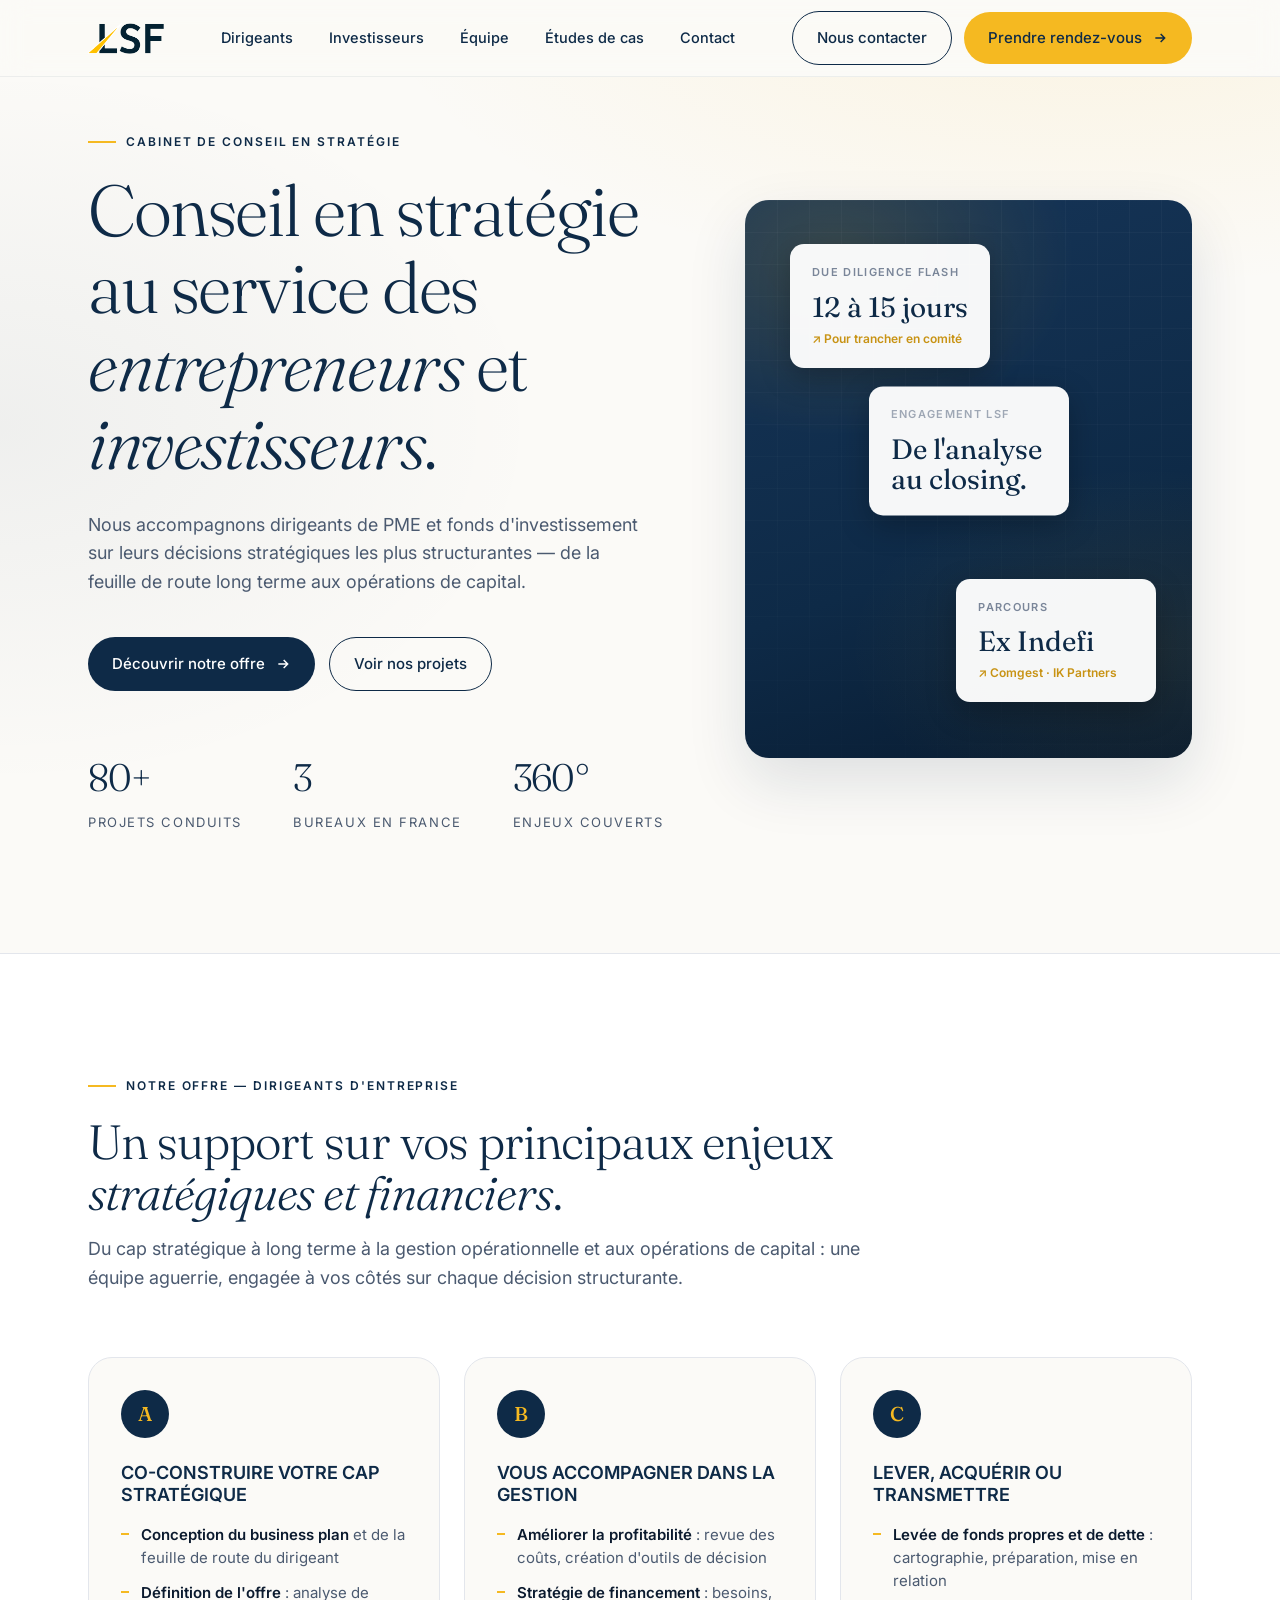
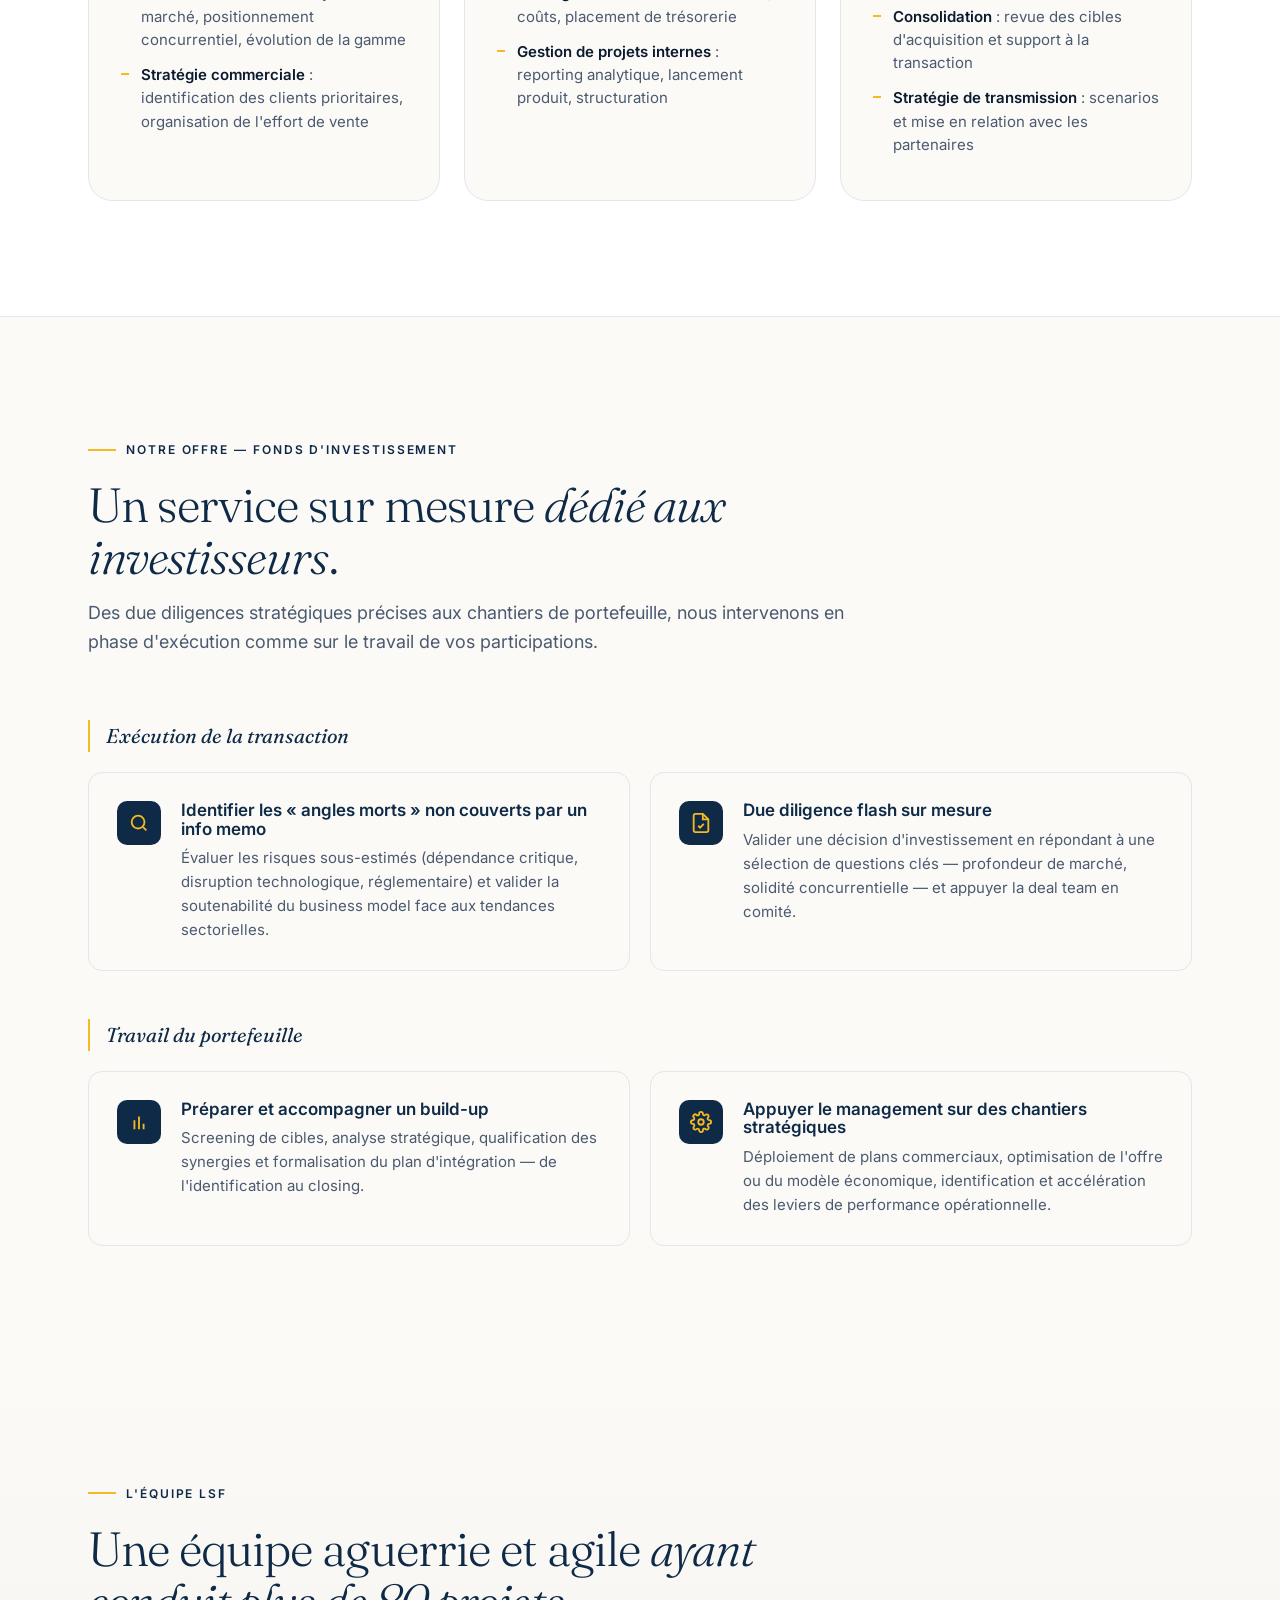
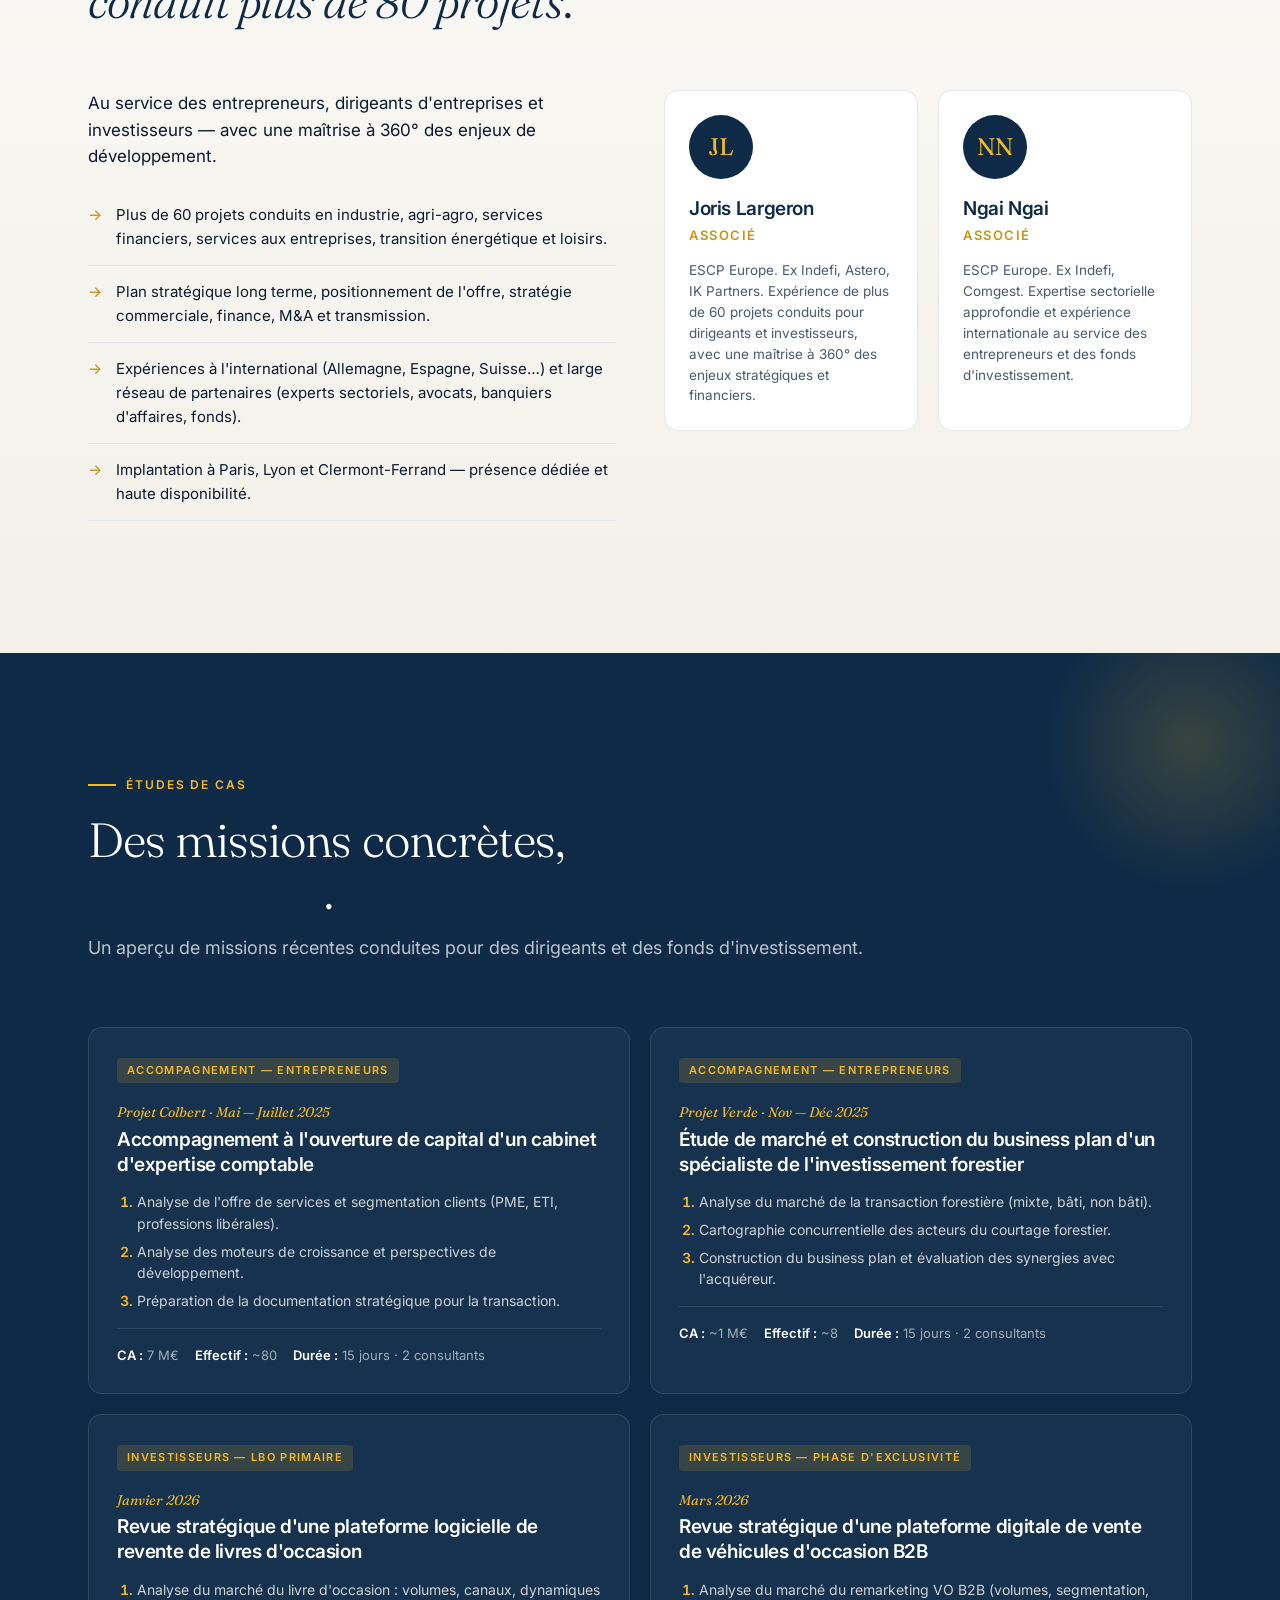
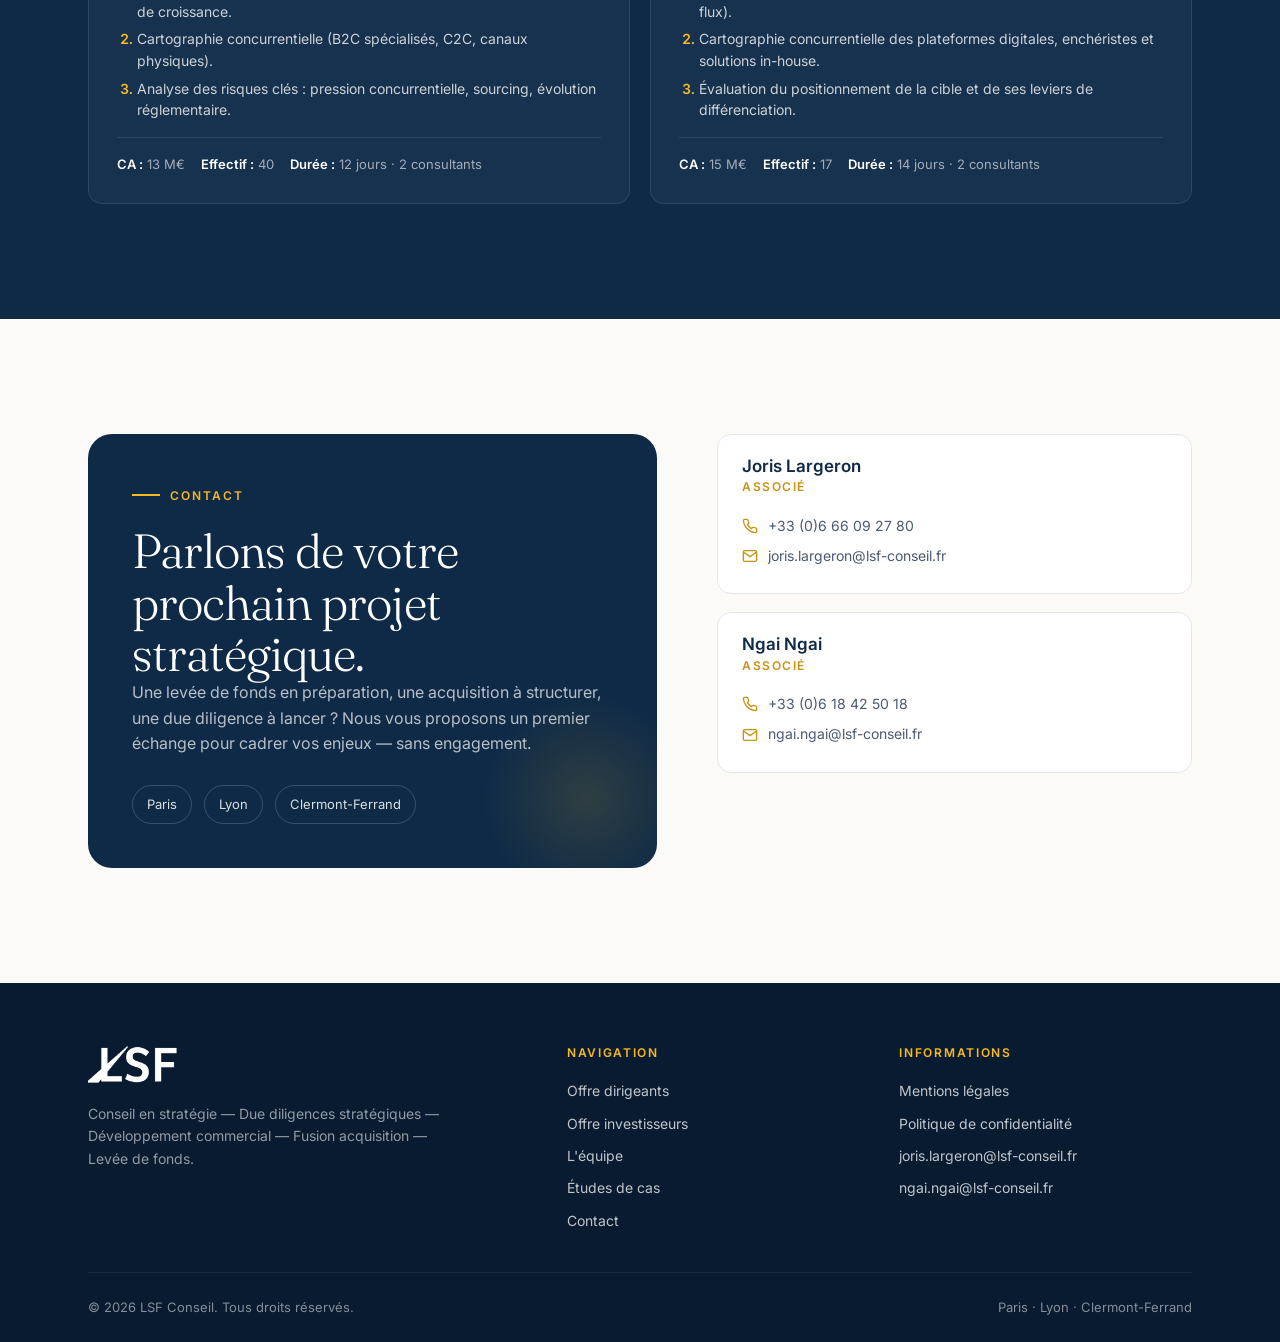
<file: site/index.html>
<!DOCTYPE html>
<html lang="fr">
<head>
<meta charset="UTF-8" />
<meta name="viewport" content="width=device-width, initial-scale=1" />
<title>LSF Conseil — Conseil en stratégie pour entrepreneurs et investisseurs</title>
<meta name="description" content="LSF Conseil accompagne dirigeants de PME et fonds d'investissement sur leurs enjeux stratégiques : due diligences, plan stratégique, développement commercial, M&A et levée de fonds." />
<link rel="icon" type="image/png" href="assets/logo-lsf.png" />
<link rel="preconnect" href="https://fonts.googleapis.com" />
<link rel="preconnect" href="https://fonts.gstatic.com" crossorigin />
<link href="https://fonts.googleapis.com/css2?family=Fraunces:ital,opsz,wght@0,9..144,300;0,9..144,400;0,9..144,500;1,9..144,300;1,9..144,400&family=Inter:wght@400;500;600;700&display=swap" rel="stylesheet" />
<link rel="stylesheet" href="styles.css" />
</head>
<body>

<header class="site-header">
  <div class="container nav">
    <a href="/" class="nav-brand" aria-label="LSF Conseil">
      <img src="assets/logo-lsf-hd.png" alt="LSF Conseil" />
    </a>
    <nav aria-label="Navigation principale">
      <ul class="nav-links">
        <li><a href="#dirigeants">Dirigeants</a></li>
        <li><a href="#investisseurs">Investisseurs</a></li>
        <li><a href="#equipe">Équipe</a></li>
        <li><a href="#cas">Études de cas</a></li>
        <li><a href="#contact">Contact</a></li>
      </ul>
    </nav>
    <div class="nav-cta">
      <a class="btn btn-ghost hide-mobile" href="#contact">Nous contacter</a>
      <a class="btn btn-gold" href="#contact">
        Prendre rendez-vous
        <svg width="16" height="16" viewBox="0 0 24 24" fill="none" stroke="currentColor" stroke-width="2.2"><path d="M5 12h14M13 6l6 6-6 6"/></svg>
      </a>
    </div>
  </div>
</header>

<main>

<!-- HERO -->
<section class="hero">
  <div class="container hero-grid">
    <div>
      <span class="eyebrow">Cabinet de conseil en stratégie</span>
      <h1>
        Conseil en stratégie au service des <span class="accent">entrepreneurs</span> et <span class="accent">investisseurs</span>.
      </h1>
      <p class="hero-sub">
        Nous accompagnons dirigeants de PME et fonds d'investissement sur leurs décisions stratégiques les plus structurantes — de la feuille de route long terme aux opérations de capital.
      </p>
      <div class="hero-ctas">
        <a class="btn btn-primary" href="#dirigeants">
          Découvrir notre offre
          <svg width="16" height="16" viewBox="0 0 24 24" fill="none" stroke="currentColor" stroke-width="2.2"><path d="M5 12h14M13 6l6 6-6 6"/></svg>
        </a>
        <a class="btn btn-ghost" href="#cas">Voir nos projets</a>
      </div>
      <div class="hero-meta">
        <div class="stat">
          <strong>80+</strong>
          <span>projets conduits</span>
        </div>
        <div class="stat">
          <strong>3</strong>
          <span>bureaux en France</span>
        </div>
        <div class="stat">
          <strong>360°</strong>
          <span>enjeux couverts</span>
        </div>
      </div>
    </div>
    <div class="hero-visual" aria-hidden="true">
      <div class="viz-lines"></div>
      <div class="viz-card viz-card-1">
        <div class="label">Due diligence flash</div>
        <div class="value">12 à 15 jours</div>
        <div class="delta">↗ Pour trancher en comité</div>
      </div>
      <div class="viz-card viz-card-3">
        <div class="label">Engagement LSF</div>
        <div class="value">De l'analyse<br/>au closing.</div>
      </div>
      <div class="viz-card viz-card-2">
        <div class="label">Parcours</div>
        <div class="value">Ex Indefi</div>
        <div class="delta">↗ Comgest · IK Partners</div>
      </div>
    </div>
  </div>
</section>

<!-- DIRIGEANTS -->
<section class="section services" id="dirigeants">
  <div class="container">
    <div class="section-head">
      <span class="eyebrow">Notre offre — Dirigeants d'entreprise</span>
      <h2>Un support sur vos principaux enjeux <em class="italic">stratégiques et financiers</em>.</h2>
      <p>
        Du cap stratégique à long terme à la gestion opérationnelle et aux opérations de capital : une équipe aguerrie, engagée à vos côtés sur chaque décision structurante.
      </p>
    </div>

    <div class="service-grid">
      <article class="service-card">
        <div class="badge">A</div>
        <h3>Co-construire votre cap stratégique</h3>
        <ul>
          <li><strong>Conception du business plan</strong> et de la feuille de route du dirigeant</li>
          <li><strong>Définition de l'offre</strong> : analyse de marché, positionnement concurrentiel, évolution de la gamme</li>
          <li><strong>Stratégie commerciale</strong> : identification des clients prioritaires, organisation de l'effort de vente</li>
        </ul>
      </article>

      <article class="service-card">
        <div class="badge">B</div>
        <h3>Vous accompagner dans la gestion</h3>
        <ul>
          <li><strong>Améliorer la profitabilité</strong> : revue des coûts, création d'outils de décision</li>
          <li><strong>Stratégie de financement</strong> : besoins, coûts, placement de trésorerie</li>
          <li><strong>Gestion de projets internes</strong> : reporting analytique, lancement produit, structuration</li>
        </ul>
      </article>

      <article class="service-card">
        <div class="badge">C</div>
        <h3>Lever, acquérir ou transmettre</h3>
        <ul>
          <li><strong>Levée de fonds propres et de dette</strong> : cartographie, préparation, mise en relation</li>
          <li><strong>Consolidation</strong> : revue des cibles d'acquisition et support à la transaction</li>
          <li><strong>Stratégie de transmission</strong> : scenarios et mise en relation avec les partenaires</li>
        </ul>
      </article>
    </div>
  </div>
</section>

<!-- INVESTISSEURS -->
<section class="section" id="investisseurs">
  <div class="container">
    <div class="section-head">
      <span class="eyebrow">Notre offre — Fonds d'investissement</span>
      <h2>Un service sur mesure <em class="italic">dédié aux investisseurs</em>.</h2>
      <p>
        Des due diligences stratégiques précises aux chantiers de portefeuille, nous intervenons en phase d'exécution comme sur le travail de vos participations.
      </p>
    </div>

    <div style="display:grid; gap: 48px;">
      <div>
        <span class="phase-label">Exécution de la transaction</span>
        <div class="approach-grid">
          <article class="approach-card">
            <div class="ico" aria-hidden="true">
              <svg width="22" height="22" viewBox="0 0 24 24" fill="none" stroke="currentColor" stroke-width="2"><circle cx="11" cy="11" r="7"/><path d="m20 20-3.5-3.5"/></svg>
            </div>
            <div>
              <h4>Identifier les « angles morts » non couverts par un info memo</h4>
              <p>Évaluer les risques sous-estimés (dépendance critique, disruption technologique, réglementaire) et valider la soutenabilité du business model face aux tendances sectorielles.</p>
            </div>
          </article>

          <article class="approach-card">
            <div class="ico" aria-hidden="true">
              <svg width="22" height="22" viewBox="0 0 24 24" fill="none" stroke="currentColor" stroke-width="2"><path d="M14 2H6a2 2 0 0 0-2 2v16a2 2 0 0 0 2 2h12a2 2 0 0 0 2-2V8z"/><path d="M14 2v6h6"/><path d="m9 15 2 2 4-4"/></svg>
            </div>
            <div>
              <h4>Due diligence flash sur mesure</h4>
              <p>Valider une décision d'investissement en répondant à une sélection de questions clés — profondeur de marché, solidité concurrentielle — et appuyer la deal team en comité.</p>
            </div>
          </article>
        </div>
      </div>

      <div>
        <span class="phase-label">Travail du portefeuille</span>
        <div class="approach-grid">
          <article class="approach-card">
            <div class="ico" aria-hidden="true">
              <svg width="22" height="22" viewBox="0 0 24 24" fill="none" stroke="currentColor" stroke-width="2"><path d="M17 20v-6M7 20v-10M12 20v-14"/></svg>
            </div>
            <div>
              <h4>Préparer et accompagner un build-up</h4>
              <p>Screening de cibles, analyse stratégique, qualification des synergies et formalisation du plan d'intégration — de l'identification au closing.</p>
            </div>
          </article>

          <article class="approach-card">
            <div class="ico" aria-hidden="true">
              <svg width="22" height="22" viewBox="0 0 24 24" fill="none" stroke="currentColor" stroke-width="2"><circle cx="12" cy="12" r="3"/><path d="M19.4 15a1.65 1.65 0 0 0 .33 1.82l.06.06a2 2 0 1 1-2.83 2.83l-.06-.06a1.65 1.65 0 0 0-1.82-.33 1.65 1.65 0 0 0-1 1.51V21a2 2 0 0 1-4 0v-.09A1.65 1.65 0 0 0 9 19.4a1.65 1.65 0 0 0-1.82.33l-.06.06a2 2 0 1 1-2.83-2.83l.06-.06a1.65 1.65 0 0 0 .33-1.82 1.65 1.65 0 0 0-1.51-1H3a2 2 0 0 1 0-4h.09A1.65 1.65 0 0 0 4.6 9a1.65 1.65 0 0 0-.33-1.82l-.06-.06a2 2 0 1 1 2.83-2.83l.06.06a1.65 1.65 0 0 0 1.82.33H9a1.65 1.65 0 0 0 1-1.51V3a2 2 0 0 1 4 0v.09a1.65 1.65 0 0 0 1 1.51 1.65 1.65 0 0 0 1.82-.33l.06-.06a2 2 0 1 1 2.83 2.83l-.06.06a1.65 1.65 0 0 0-.33 1.82V9a1.65 1.65 0 0 0 1.51 1H21a2 2 0 0 1 0 4h-.09a1.65 1.65 0 0 0-1.51 1z"/></svg>
            </div>
            <div>
              <h4>Appuyer le management sur des chantiers stratégiques</h4>
              <p>Déploiement de plans commerciaux, optimisation de l'offre ou du modèle économique, identification et accélération des leviers de performance opérationnelle.</p>
            </div>
          </article>
        </div>
      </div>
    </div>
  </div>
</section>

<!-- ÉQUIPE -->
<section class="section team" id="equipe">
  <div class="container">
    <div class="section-head">
      <span class="eyebrow">L'équipe LSF</span>
      <h2>Une équipe aguerrie et agile <em class="italic">ayant conduit plus de 80 projets</em>.</h2>
    </div>

    <div class="team-grid">
      <div class="team-intro">
        <p class="lead">Au service des entrepreneurs, dirigeants d'entreprises et investisseurs — avec une maîtrise à 360° des enjeux de développement.</p>
        <ul>
          <li>Plus de 60 projets conduits en industrie, agri-agro, services financiers, services aux entreprises, transition énergétique et loisirs.</li>
          <li>Plan stratégique long terme, positionnement de l'offre, stratégie commerciale, finance, M&amp;A et transmission.</li>
          <li>Expériences à l'international (Allemagne, Espagne, Suisse…) et large réseau de partenaires (experts sectoriels, avocats, banquiers d'affaires, fonds).</li>
          <li>Implantation à Paris, Lyon et Clermont-Ferrand — présence dédiée et haute disponibilité.</li>
        </ul>
      </div>

      <div class="team-cards">
        <article class="team-card">
          <div class="avatar">JL</div>
          <h3>Joris Largeron</h3>
          <span class="role">Associé</span>
          <p class="bio">ESCP Europe. Ex Indefi, Astero, IK Partners. Expérience de plus de 60 projets conduits pour dirigeants et investisseurs, avec une maîtrise à 360° des enjeux stratégiques et financiers.</p>
        </article>
        <article class="team-card">
          <div class="avatar">NN</div>
          <h3>Ngai Ngai</h3>
          <span class="role">Associé</span>
          <p class="bio">ESCP Europe. Ex Indefi, Comgest. Expertise sectorielle approfondie et expérience internationale au service des entrepreneurs et des fonds d'investissement.</p>
        </article>
      </div>
    </div>
  </div>
</section>

<!-- ÉTUDES DE CAS -->
<section class="section cases" id="cas">
  <div class="container">
    <div class="section-head">
      <span class="eyebrow">Études de cas</span>
      <h2>Des missions concrètes, <em class="italic">des livrables actionnables</em>.</h2>
      <p>Un aperçu de missions récentes conduites pour des dirigeants et des fonds d'investissement.</p>
    </div>

    <div class="cases-grid">
      <article class="case-card">
        <span class="tag">Accompagnement — Entrepreneurs</span>
        <div class="code">Projet Colbert · Mai — Juillet 2025</div>
        <h3>Accompagnement à l'ouverture de capital d'un cabinet d'expertise comptable</h3>
        <ol>
          <li>Analyse de l'offre de services et segmentation clients (PME, ETI, professions libérales).</li>
          <li>Analyse des moteurs de croissance et perspectives de développement.</li>
          <li>Préparation de la documentation stratégique pour la transaction.</li>
        </ol>
        <div class="meta">
          <span><strong>CA :</strong> 7 M€</span>
          <span><strong>Effectif :</strong> ~80</span>
          <span><strong>Durée :</strong> 15 jours · 2 consultants</span>
        </div>
      </article>

      <article class="case-card">
        <span class="tag">Accompagnement — Entrepreneurs</span>
        <div class="code">Projet Verde · Nov — Déc 2025</div>
        <h3>Étude de marché et construction du business plan d'un spécialiste de l'investissement forestier</h3>
        <ol>
          <li>Analyse du marché de la transaction forestière (mixte, bâti, non bâti).</li>
          <li>Cartographie concurrentielle des acteurs du courtage forestier.</li>
          <li>Construction du business plan et évaluation des synergies avec l'acquéreur.</li>
        </ol>
        <div class="meta">
          <span><strong>CA :</strong> ~1 M€</span>
          <span><strong>Effectif :</strong> ~8</span>
          <span><strong>Durée :</strong> 15 jours · 2 consultants</span>
        </div>
      </article>

      <article class="case-card">
        <span class="tag">Investisseurs — LBO primaire</span>
        <div class="code">Janvier 2026</div>
        <h3>Revue stratégique d'une plateforme logicielle de revente de livres d'occasion</h3>
        <ol>
          <li>Analyse du marché du livre d'occasion : volumes, canaux, dynamiques de croissance.</li>
          <li>Cartographie concurrentielle (B2C spécialisés, C2C, canaux physiques).</li>
          <li>Analyse des risques clés : pression concurrentielle, sourcing, évolution réglementaire.</li>
        </ol>
        <div class="meta">
          <span><strong>CA :</strong> 13 M€</span>
          <span><strong>Effectif :</strong> 40</span>
          <span><strong>Durée :</strong> 12 jours · 2 consultants</span>
        </div>
      </article>

      <article class="case-card">
        <span class="tag">Investisseurs — Phase d'exclusivité</span>
        <div class="code">Mars 2026</div>
        <h3>Revue stratégique d'une plateforme digitale de vente de véhicules d'occasion B2B</h3>
        <ol>
          <li>Analyse du marché du remarketing VO B2B (volumes, segmentation, flux).</li>
          <li>Cartographie concurrentielle des plateformes digitales, enchéristes et solutions in-house.</li>
          <li>Évaluation du positionnement de la cible et de ses leviers de différenciation.</li>
        </ol>
        <div class="meta">
          <span><strong>CA :</strong> 15 M€</span>
          <span><strong>Effectif :</strong> 17</span>
          <span><strong>Durée :</strong> 14 jours · 2 consultants</span>
        </div>
      </article>
    </div>
  </div>
</section>

<!-- CONTACT -->
<section class="section contact" id="contact">
  <div class="container contact-grid">
    <div class="contact-panel">
      <span class="eyebrow">Contact</span>
      <h2>Parlons de votre prochain projet stratégique.</h2>
      <p>Une levée de fonds en préparation, une acquisition à structurer, une due diligence à lancer ? Nous vous proposons un premier échange pour cadrer vos enjeux — sans engagement.</p>
      <div class="contact-locations">
        <span>Paris</span>
        <span>Lyon</span>
        <span>Clermont-Ferrand</span>
      </div>
    </div>

    <div class="contact-people">
      <article class="contact-person">
        <h4>Joris Largeron</h4>
        <span class="role">Associé</span>
        <div class="row">
          <svg width="16" height="16" viewBox="0 0 24 24" fill="none" stroke="currentColor" stroke-width="2"><path d="M22 16.92v3a2 2 0 0 1-2.18 2 19.79 19.79 0 0 1-8.63-3.07 19.5 19.5 0 0 1-6-6 19.79 19.79 0 0 1-3.07-8.67A2 2 0 0 1 4.11 2h3a2 2 0 0 1 2 1.72 12.84 12.84 0 0 0 .7 2.81 2 2 0 0 1-.45 2.11L8.09 9.91a16 16 0 0 0 6 6l1.27-1.27a2 2 0 0 1 2.11-.45 12.84 12.84 0 0 0 2.81.7A2 2 0 0 1 22 16.92z"/></svg>
          <a href="tel:+33666092780">+33 (0)6 66 09 27 80</a>
        </div>
        <div class="row">
          <svg width="16" height="16" viewBox="0 0 24 24" fill="none" stroke="currentColor" stroke-width="2"><path d="M4 4h16c1.1 0 2 .9 2 2v12c0 1.1-.9 2-2 2H4c-1.1 0-2-.9-2-2V6c0-1.1.9-2 2-2z"/><polyline points="22,6 12,13 2,6"/></svg>
          <a href="mailto:joris.largeron@lsf-conseil.fr">joris.largeron@lsf-conseil.fr</a>
        </div>
      </article>

      <article class="contact-person">
        <h4>Ngai Ngai</h4>
        <span class="role">Associé</span>
        <div class="row">
          <svg width="16" height="16" viewBox="0 0 24 24" fill="none" stroke="currentColor" stroke-width="2"><path d="M22 16.92v3a2 2 0 0 1-2.18 2 19.79 19.79 0 0 1-8.63-3.07 19.5 19.5 0 0 1-6-6 19.79 19.79 0 0 1-3.07-8.67A2 2 0 0 1 4.11 2h3a2 2 0 0 1 2 1.72 12.84 12.84 0 0 0 .7 2.81 2 2 0 0 1-.45 2.11L8.09 9.91a16 16 0 0 0 6 6l1.27-1.27a2 2 0 0 1 2.11-.45 12.84 12.84 0 0 0 2.81.7A2 2 0 0 1 22 16.92z"/></svg>
          <a href="tel:+33618425018">+33 (0)6 18 42 50 18</a>
        </div>
        <div class="row">
          <svg width="16" height="16" viewBox="0 0 24 24" fill="none" stroke="currentColor" stroke-width="2"><path d="M4 4h16c1.1 0 2 .9 2 2v12c0 1.1-.9 2-2 2H4c-1.1 0-2-.9-2-2V6c0-1.1.9-2 2-2z"/><polyline points="22,6 12,13 2,6"/></svg>
          <a href="mailto:ngai.ngai@lsf-conseil.fr">ngai.ngai@lsf-conseil.fr</a>
        </div>
      </article>
    </div>
  </div>
</section>

</main>

<footer class="site-footer">
  <div class="container">
    <div class="footer-top">
      <div class="footer-brand">
        <img src="assets/logo-lsf-hd.png" alt="LSF Conseil" />
        <p>Conseil en stratégie — Due diligences stratégiques — Développement commercial — Fusion acquisition — Levée de fonds.</p>
      </div>
      <div class="footer-col">
        <h5>Navigation</h5>
        <ul>
          <li><a href="#dirigeants">Offre dirigeants</a></li>
          <li><a href="#investisseurs">Offre investisseurs</a></li>
          <li><a href="#equipe">L'équipe</a></li>
          <li><a href="#cas">Études de cas</a></li>
          <li><a href="#contact">Contact</a></li>
        </ul>
      </div>
      <div class="footer-col">
        <h5>Informations</h5>
        <ul>
          <li><a href="mentions-legales.html">Mentions légales</a></li>
          <li><a href="politique-confidentialite.html">Politique de confidentialité</a></li>
          <li><a href="mailto:joris.largeron@lsf-conseil.fr">joris.largeron@lsf-conseil.fr</a></li>
          <li><a href="mailto:ngai.ngai@lsf-conseil.fr">ngai.ngai@lsf-conseil.fr</a></li>
        </ul>
      </div>
    </div>
    <div class="footer-bottom">
      <span>© 2026 LSF Conseil. Tous droits réservés.</span>
      <span>Paris · Lyon · Clermont-Ferrand</span>
    </div>
  </div>
</footer>

</body>
</html>
</file>
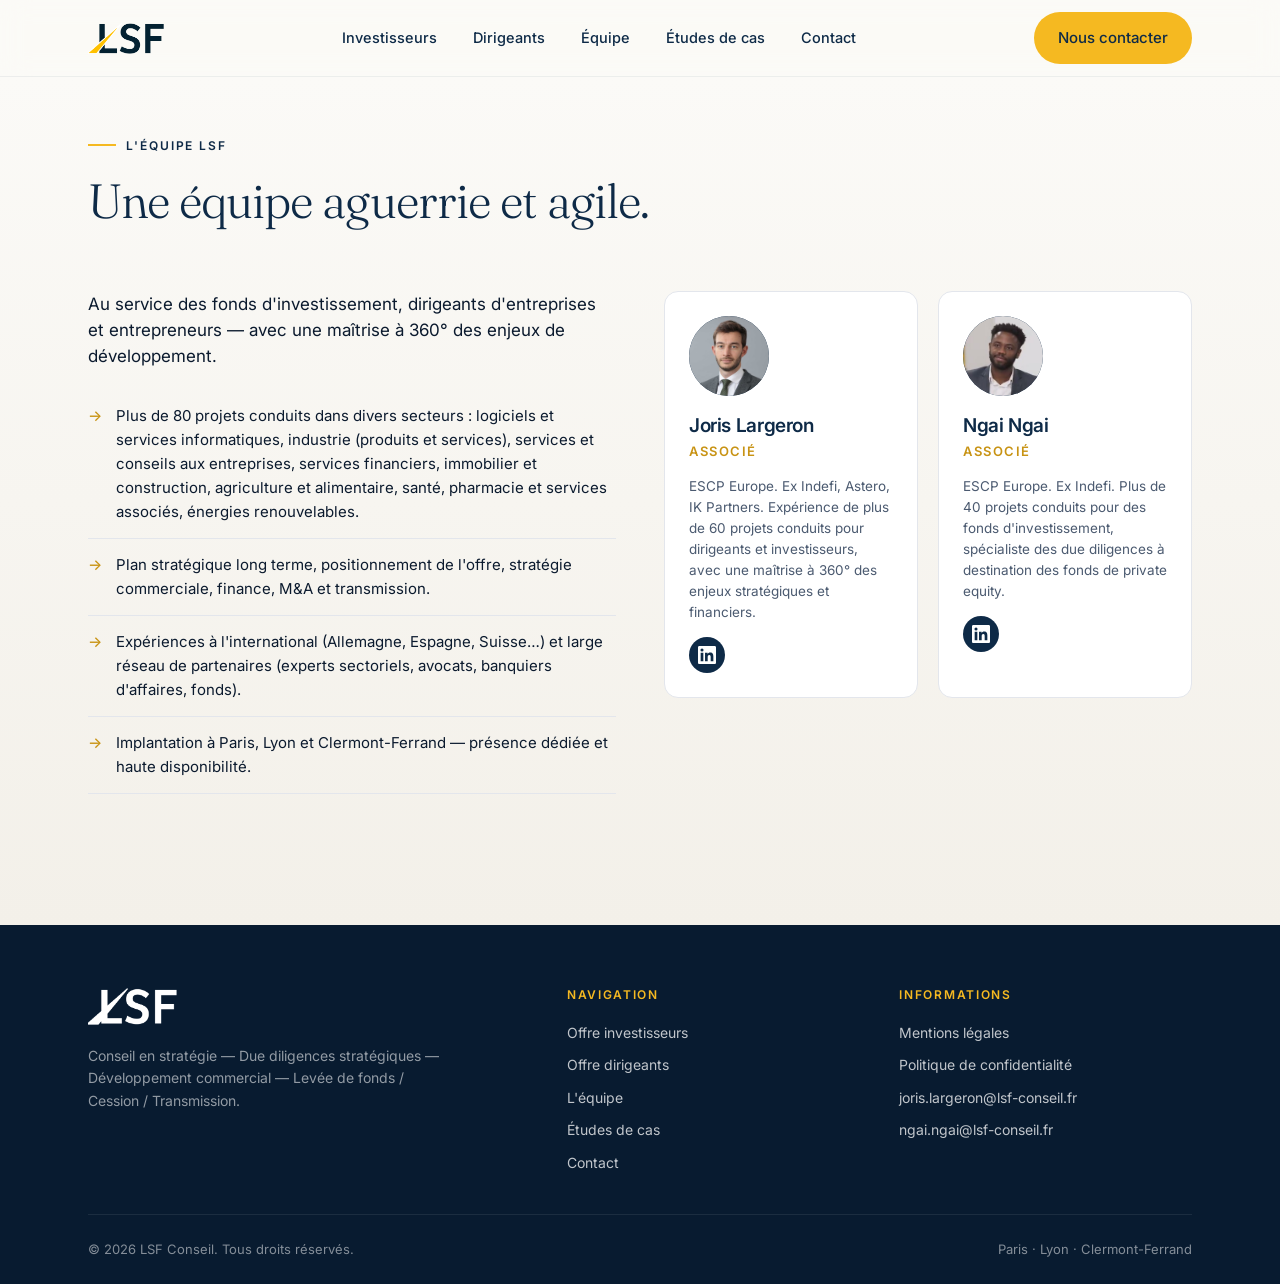
<file: equipe.html>
<!DOCTYPE html>
<html lang="fr">
<head>
<meta charset="UTF-8" />
<meta name="viewport" content="width=device-width, initial-scale=1" />
<title>L'équipe — LSF Conseil</title>
<meta name="description" content="Découvrez l'équipe de LSF Conseil : associés, parcours et expertises au service des dirigeants de PME et des fonds d'investissement." />
<link rel="icon" type="image/png" href="assets/favicon.png" />
<link rel="preconnect" href="https://fonts.googleapis.com" />
<link rel="preconnect" href="https://fonts.gstatic.com" crossorigin />
<link href="https://fonts.googleapis.com/css2?family=Fraunces:ital,opsz,wght@0,9..144,300;0,9..144,400;0,9..144,500;1,9..144,300;1,9..144,400&family=Inter:wght@400;500;600;700&display=swap" rel="stylesheet" />
<link rel="stylesheet" href="styles.css" />
</head>
<body>

<header class="site-header">
  <div class="container nav">
    <a href="index.html" class="nav-brand" aria-label="LSF Conseil">
      <img src="assets/logo-lsf-hd.png" alt="LSF Conseil" />
    </a>
    <nav aria-label="Navigation principale">
      <ul class="nav-links">
        <li><a href="index.html#investisseurs">Investisseurs</a></li>
        <li><a href="index.html#dirigeants">Dirigeants</a></li>
        <li><a href="equipe.html">Équipe</a></li>
        <li><a href="index.html#cas">Études de cas</a></li>
        <li><a href="index.html#contact">Contact</a></li>
      </ul>
    </nav>
    <div class="nav-cta">
      <a class="btn btn-gold" href="index.html#contact">Nous contacter</a>
    </div>
  </div>
</header>

<main>

<section class="section team" id="equipe">
  <div class="container">
    <div class="section-head">
      <span class="eyebrow">L'équipe LSF</span>
      <h2>Une équipe aguerrie et agile.</h2>
    </div>

    <div class="team-grid">
      <div class="team-intro">
        <p class="lead">Au service des fonds d'investissement, dirigeants d'entreprises et entrepreneurs — avec une maîtrise à 360° des enjeux de développement.</p>
        <ul>
          <li>Plus de 80 projets conduits dans divers secteurs : logiciels et services informatiques, industrie (produits et services), services et conseils aux entreprises, services financiers, immobilier et construction, agriculture et alimentaire, santé, pharmacie et services associés, énergies renouvelables.</li>
          <li>Plan stratégique long terme, positionnement de l'offre, stratégie commerciale, finance, M&amp;A et transmission.</li>
          <li>Expériences à l'international (Allemagne, Espagne, Suisse…) et large réseau de partenaires (experts sectoriels, avocats, banquiers d'affaires, fonds).</li>
          <li>Implantation à Paris, Lyon et Clermont-Ferrand — présence dédiée et haute disponibilité.</li>
        </ul>
      </div>

      <div class="team-cards">
        <article class="team-card">
          <img class="avatar" src="assets/joris.jpeg" alt="Joris Largeron" />
          <h3>Joris Largeron</h3>
          <span class="role">Associé</span>
          <p class="bio">ESCP Europe. Ex Indefi, Astero, IK Partners. Expérience de plus de 60 projets conduits pour dirigeants et investisseurs, avec une maîtrise à 360° des enjeux stratégiques et financiers.</p>
          <a class="social-linkedin" href="https://www.linkedin.com/in/jl-3b3442109/" target="_blank" rel="noopener" aria-label="Profil LinkedIn de Joris Largeron">
            <svg width="18" height="18" viewBox="0 0 24 24" fill="currentColor" aria-hidden="true"><path d="M20.45 20.45h-3.55v-5.57c0-1.33-.03-3.04-1.85-3.04-1.85 0-2.13 1.45-2.13 2.94v5.67H9.37V9h3.41v1.56h.05c.48-.9 1.64-1.85 3.37-1.85 3.6 0 4.27 2.37 4.27 5.45v6.29zM5.34 7.43a2.06 2.06 0 1 1 0-4.12 2.06 2.06 0 0 1 0 4.12zM7.12 20.45H3.56V9h3.56v11.45zM22.22 0H1.77C.79 0 0 .77 0 1.72v20.56C0 23.23.79 24 1.77 24h20.45C23.2 24 24 23.23 24 22.28V1.72C24 .77 23.2 0 22.22 0z"/></svg>
          </a>
        </article>
        <article class="team-card">
          <img class="avatar" src="assets/ngai.jpeg" alt="Ngai Ngai" />
          <h3>Ngai Ngai</h3>
          <span class="role">Associé</span>
          <p class="bio">ESCP Europe. Ex Indefi. Plus de 40 projets conduits pour des fonds d'investissement, spécialiste des due diligences à destination des fonds de private equity.</p>
          <a class="social-linkedin" href="https://www.linkedin.com/in/ngai94/" target="_blank" rel="noopener" aria-label="Profil LinkedIn de Ngai Ngai">
            <svg width="18" height="18" viewBox="0 0 24 24" fill="currentColor" aria-hidden="true"><path d="M20.45 20.45h-3.55v-5.57c0-1.33-.03-3.04-1.85-3.04-1.85 0-2.13 1.45-2.13 2.94v5.67H9.37V9h3.41v1.56h.05c.48-.9 1.64-1.85 3.37-1.85 3.6 0 4.27 2.37 4.27 5.45v6.29zM5.34 7.43a2.06 2.06 0 1 1 0-4.12 2.06 2.06 0 0 1 0 4.12zM7.12 20.45H3.56V9h3.56v11.45zM22.22 0H1.77C.79 0 0 .77 0 1.72v20.56C0 23.23.79 24 1.77 24h20.45C23.2 24 24 23.23 24 22.28V1.72C24 .77 23.2 0 22.22 0z"/></svg>
          </a>
        </article>
      </div>
    </div>
  </div>
</section>

</main>

<footer class="site-footer">
  <div class="container">
    <div class="footer-top">
      <div class="footer-brand">
        <img src="assets/logo-lsf-hd.png" alt="LSF Conseil" />
        <p>Conseil en stratégie — Due diligences stratégiques — Développement commercial — Levée de fonds / Cession / Transmission.</p>
      </div>
      <div class="footer-col">
        <h5>Navigation</h5>
        <ul>
          <li><a href="index.html#investisseurs">Offre investisseurs</a></li>
          <li><a href="index.html#dirigeants">Offre dirigeants</a></li>
          <li><a href="equipe.html">L'équipe</a></li>
          <li><a href="index.html#cas">Études de cas</a></li>
          <li><a href="index.html#contact">Contact</a></li>
        </ul>
      </div>
      <div class="footer-col">
        <h5>Informations</h5>
        <ul>
          <li><a href="mentions-legales.html">Mentions légales</a></li>
          <li><a href="politique-confidentialite.html">Politique de confidentialité</a></li>
          <li><a href="mailto:joris.largeron@lsf-conseil.fr">joris.largeron@lsf-conseil.fr</a></li>
          <li><a href="mailto:ngai.ngai@lsf-conseil.fr">ngai.ngai@lsf-conseil.fr</a></li>
        </ul>
      </div>
    </div>
    <div class="footer-bottom">
      <span>© 2026 LSF Conseil. Tous droits réservés.</span>
      <span>Paris · Lyon · Clermont-Ferrand</span>
    </div>
  </div>
</footer>

</body>
</html>
</file>
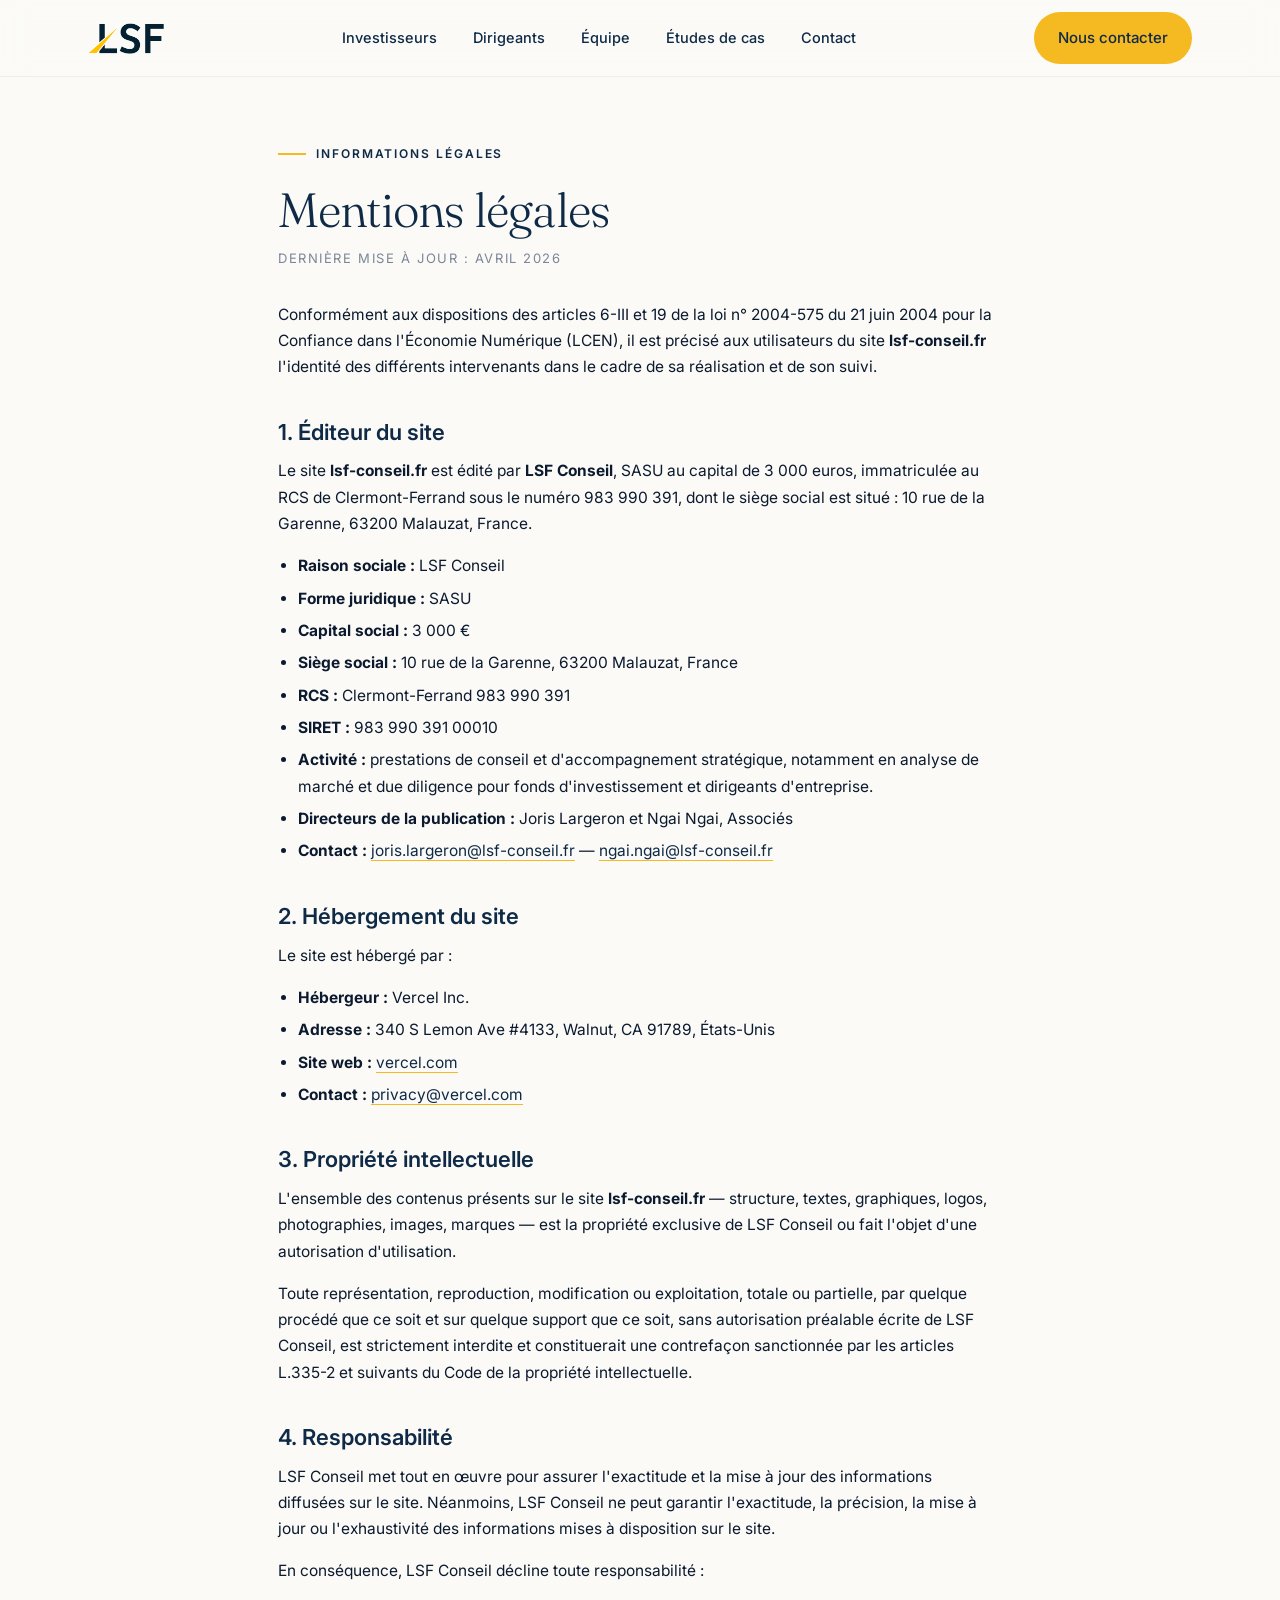
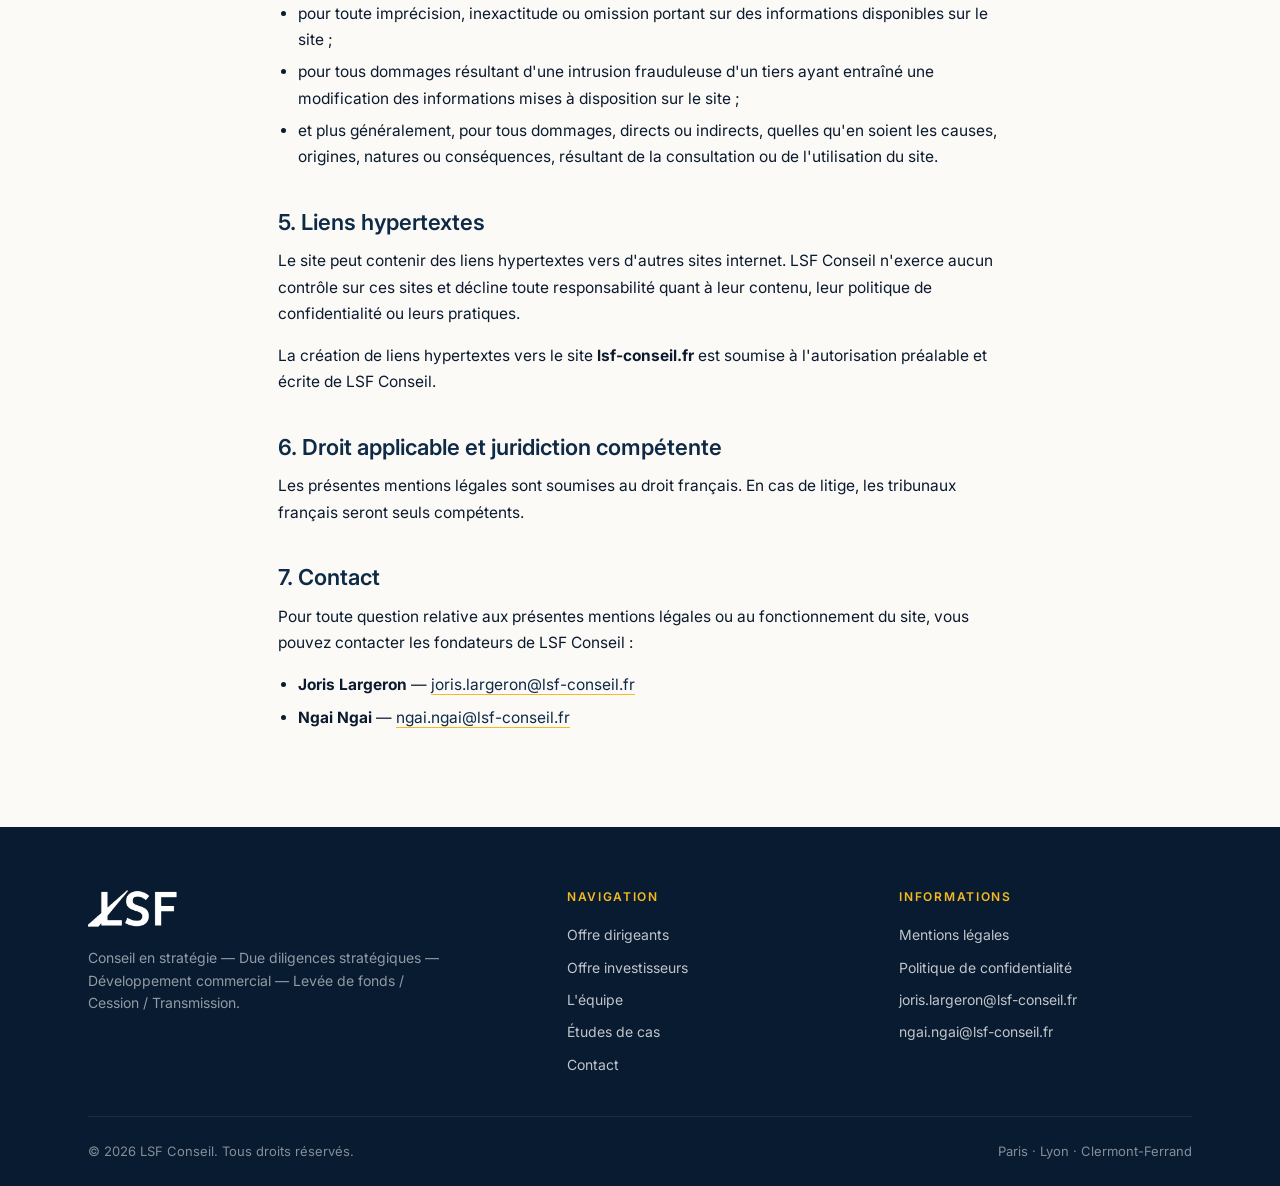
<file: mentions-legales.html>
<!DOCTYPE html>
<html lang="fr">
<head>
<meta charset="UTF-8" />
<meta name="viewport" content="width=device-width, initial-scale=1" />
<title>Mentions légales — LSF Conseil</title>
<meta name="description" content="Mentions légales du site LSF Conseil." />
<link rel="icon" type="image/png" href="assets/favicon.png" />
<link rel="preconnect" href="https://fonts.googleapis.com" />
<link rel="preconnect" href="https://fonts.gstatic.com" crossorigin />
<link href="https://fonts.googleapis.com/css2?family=Fraunces:ital,opsz,wght@0,9..144,300;0,9..144,400;0,9..144,500;1,9..144,300;1,9..144,400&family=Inter:wght@400;500;600;700&display=swap" rel="stylesheet" />
<link rel="stylesheet" href="styles.css" />
</head>
<body>

<header class="site-header">
  <div class="container nav">
    <a href="index.html" class="nav-brand" aria-label="LSF Conseil">
      <img src="assets/logo-lsf-hd.png" alt="LSF Conseil" />
    </a>
    <nav aria-label="Navigation principale">
      <ul class="nav-links">
        <li><a href="index.html#investisseurs">Investisseurs</a></li>
        <li><a href="index.html#dirigeants">Dirigeants</a></li>
        <li><a href="equipe.html">Équipe</a></li>
        <li><a href="index.html#cas">Études de cas</a></li>
        <li><a href="index.html#contact">Contact</a></li>
      </ul>
    </nav>
    <div class="nav-cta">
      <a class="btn btn-gold" href="index.html#contact">Nous contacter</a>
    </div>
  </div>
</header>

<main class="legal">
  <div class="container">
    <span class="eyebrow">Informations légales</span>
    <h1>Mentions légales</h1>
    <p class="updated">Dernière mise à jour : avril 2026</p>

    <p>
      Conformément aux dispositions des articles 6-III et 19 de la loi n° 2004-575 du 21 juin 2004 pour la Confiance dans l'Économie Numérique (LCEN), il est précisé aux utilisateurs du site <strong>lsf-conseil.fr</strong> l'identité des différents intervenants dans le cadre de sa réalisation et de son suivi.
    </p>

    <h2>1. Éditeur du site</h2>
    <p>
      Le site <strong>lsf-conseil.fr</strong> est édité par <strong>LSF Conseil</strong>, SASU au capital de 3 000 euros, immatriculée au RCS de Clermont-Ferrand sous le numéro 983 990 391, dont le siège social est situé : 10 rue de la Garenne, 63200 Malauzat, France.
    </p>
    <ul>
      <li><strong>Raison sociale :</strong> LSF Conseil</li>
      <li><strong>Forme juridique :</strong> SASU</li>
      <li><strong>Capital social :</strong> 3 000 €</li>
      <li><strong>Siège social :</strong> 10 rue de la Garenne, 63200 Malauzat, France</li>
      <li><strong>RCS :</strong> Clermont-Ferrand 983 990 391</li>
      <li><strong>SIRET :</strong> 983 990 391 00010</li>
      <li><strong>Activité :</strong> prestations de conseil et d'accompagnement stratégique, notamment en analyse de marché et due diligence pour fonds d'investissement et dirigeants d'entreprise.</li>
      <li><strong>Directeurs de la publication :</strong> Joris Largeron et Ngai Ngai, Associés</li>
      <li><strong>Contact :</strong> <a href="mailto:joris.largeron@lsf-conseil.fr">joris.largeron@lsf-conseil.fr</a> — <a href="mailto:ngai.ngai@lsf-conseil.fr">ngai.ngai@lsf-conseil.fr</a></li>
    </ul>

    <h2>2. Hébergement du site</h2>
    <p>Le site est hébergé par :</p>
    <ul>
      <li><strong>Hébergeur :</strong> Vercel Inc.</li>
      <li><strong>Adresse :</strong> 340 S Lemon Ave #4133, Walnut, CA 91789, États-Unis</li>
      <li><strong>Site web :</strong> <a href="https://vercel.com" target="_blank" rel="noopener">vercel.com</a></li>
      <li><strong>Contact :</strong> <a href="mailto:privacy@vercel.com">privacy@vercel.com</a></li>
    </ul>

    <h2>3. Propriété intellectuelle</h2>
    <p>
      L'ensemble des contenus présents sur le site <strong>lsf-conseil.fr</strong> — structure, textes, graphiques, logos, photographies, images, marques — est la propriété exclusive de LSF Conseil ou fait l'objet d'une autorisation d'utilisation.
    </p>
    <p>
      Toute représentation, reproduction, modification ou exploitation, totale ou partielle, par quelque procédé que ce soit et sur quelque support que ce soit, sans autorisation préalable écrite de LSF Conseil, est strictement interdite et constituerait une contrefaçon sanctionnée par les articles L.335-2 et suivants du Code de la propriété intellectuelle.
    </p>

    <h2>4. Responsabilité</h2>
    <p>
      LSF Conseil met tout en œuvre pour assurer l'exactitude et la mise à jour des informations diffusées sur le site. Néanmoins, LSF Conseil ne peut garantir l'exactitude, la précision, la mise à jour ou l'exhaustivité des informations mises à disposition sur le site.
    </p>
    <p>
      En conséquence, LSF Conseil décline toute responsabilité :
    </p>
    <ul>
      <li>pour toute imprécision, inexactitude ou omission portant sur des informations disponibles sur le site ;</li>
      <li>pour tous dommages résultant d'une intrusion frauduleuse d'un tiers ayant entraîné une modification des informations mises à disposition sur le site ;</li>
      <li>et plus généralement, pour tous dommages, directs ou indirects, quelles qu'en soient les causes, origines, natures ou conséquences, résultant de la consultation ou de l'utilisation du site.</li>
    </ul>

    <h2>5. Liens hypertextes</h2>
    <p>
      Le site peut contenir des liens hypertextes vers d'autres sites internet. LSF Conseil n'exerce aucun contrôle sur ces sites et décline toute responsabilité quant à leur contenu, leur politique de confidentialité ou leurs pratiques.
    </p>
    <p>
      La création de liens hypertextes vers le site <strong>lsf-conseil.fr</strong> est soumise à l'autorisation préalable et écrite de LSF Conseil.
    </p>

    <h2>6. Droit applicable et juridiction compétente</h2>
    <p>
      Les présentes mentions légales sont soumises au droit français. En cas de litige, les tribunaux français seront seuls compétents.
    </p>

    <h2>7. Contact</h2>
    <p>
      Pour toute question relative aux présentes mentions légales ou au fonctionnement du site, vous pouvez contacter les fondateurs de LSF Conseil :
    </p>
    <ul>
      <li><strong>Joris Largeron</strong> — <a href="mailto:joris.largeron@lsf-conseil.fr">joris.largeron@lsf-conseil.fr</a></li>
      <li><strong>Ngai Ngai</strong> — <a href="mailto:ngai.ngai@lsf-conseil.fr">ngai.ngai@lsf-conseil.fr</a></li>
    </ul>
  </div>
</main>

<footer class="site-footer">
  <div class="container">
    <div class="footer-top">
      <div class="footer-brand">
        <img src="assets/logo-lsf-hd.png" alt="LSF Conseil" />
        <p>Conseil en stratégie — Due diligences stratégiques — Développement commercial — Levée de fonds / Cession / Transmission.</p>
      </div>
      <div class="footer-col">
        <h5>Navigation</h5>
        <ul>
          <li><a href="index.html#dirigeants">Offre dirigeants</a></li>
          <li><a href="index.html#investisseurs">Offre investisseurs</a></li>
          <li><a href="equipe.html">L'équipe</a></li>
          <li><a href="index.html#cas">Études de cas</a></li>
          <li><a href="index.html#contact">Contact</a></li>
        </ul>
      </div>
      <div class="footer-col">
        <h5>Informations</h5>
        <ul>
          <li><a href="mentions-legales.html">Mentions légales</a></li>
          <li><a href="politique-confidentialite.html">Politique de confidentialité</a></li>
          <li><a href="mailto:joris.largeron@lsf-conseil.fr">joris.largeron@lsf-conseil.fr</a></li>
          <li><a href="mailto:ngai.ngai@lsf-conseil.fr">ngai.ngai@lsf-conseil.fr</a></li>
        </ul>
      </div>
    </div>
    <div class="footer-bottom">
      <span>© 2026 LSF Conseil. Tous droits réservés.</span>
      <span>Paris · Lyon · Clermont-Ferrand</span>
    </div>
  </div>
</footer>

</body>
</html>
</file>
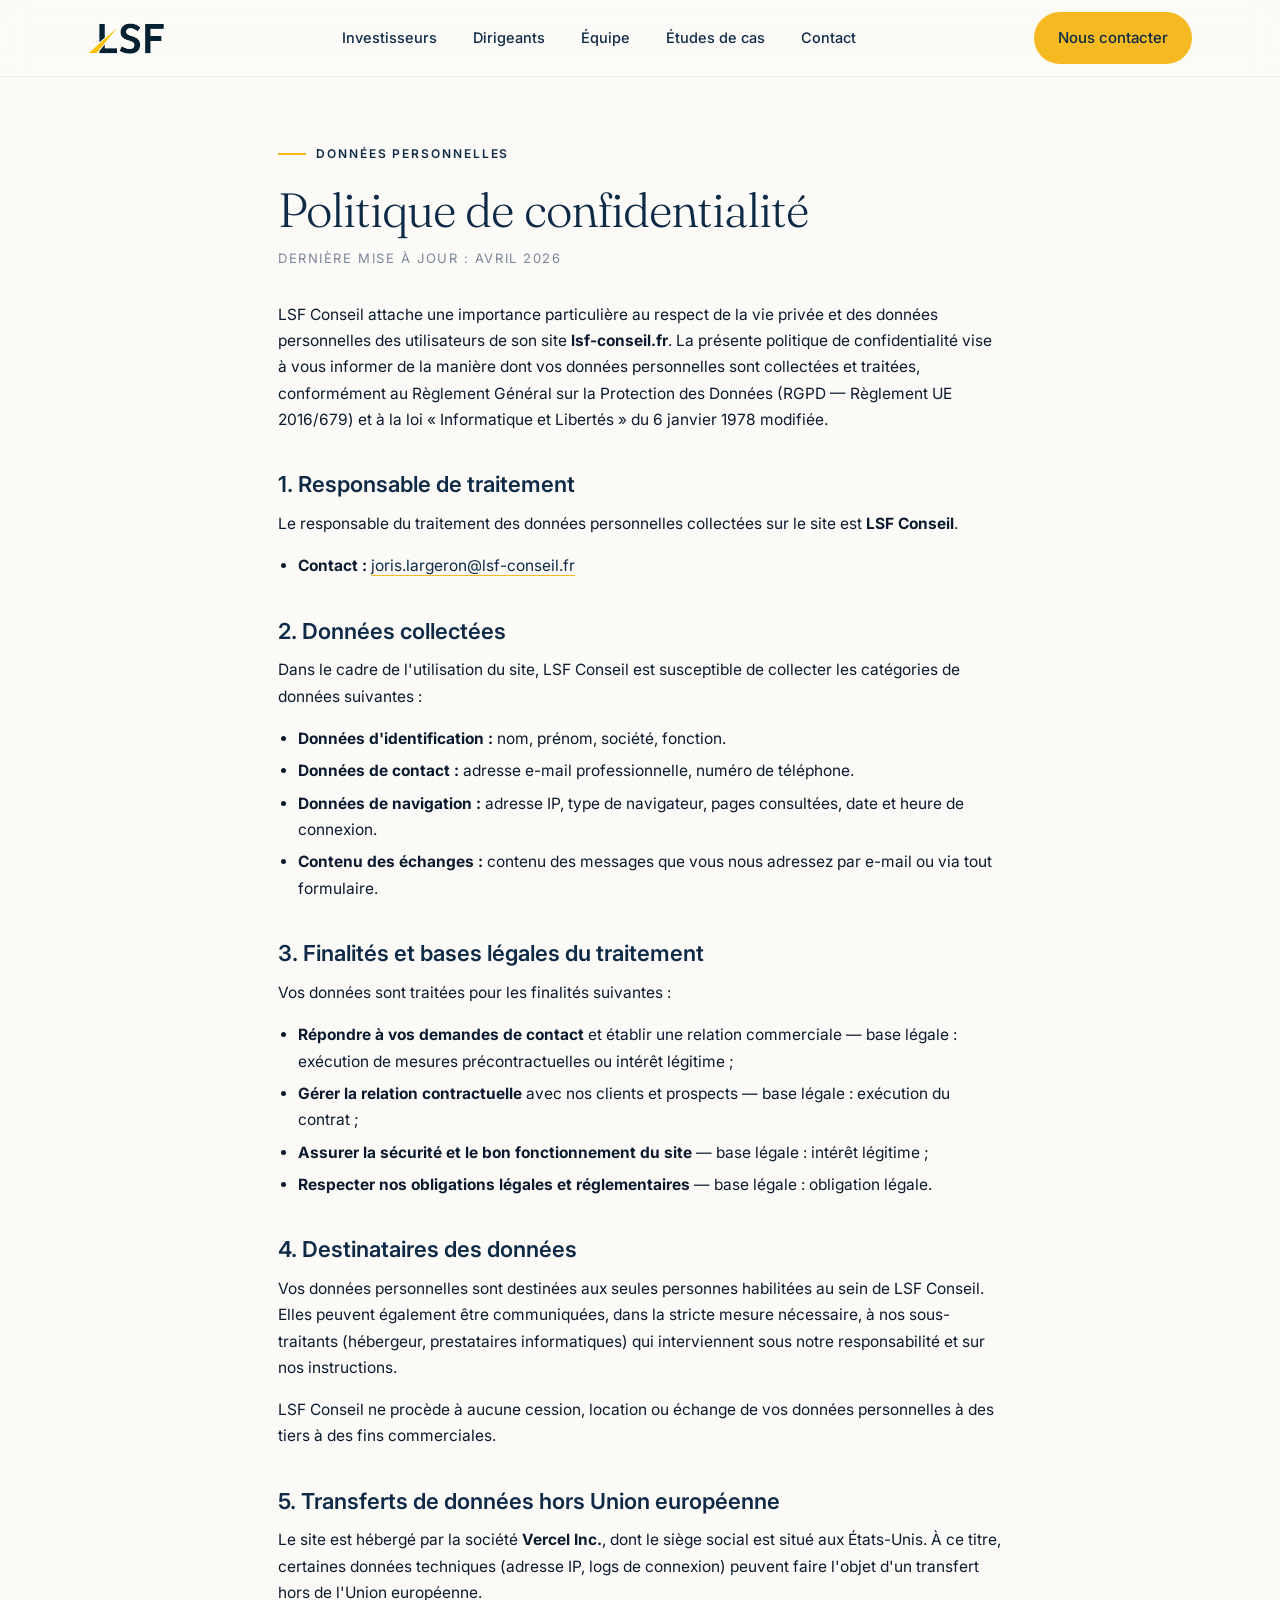
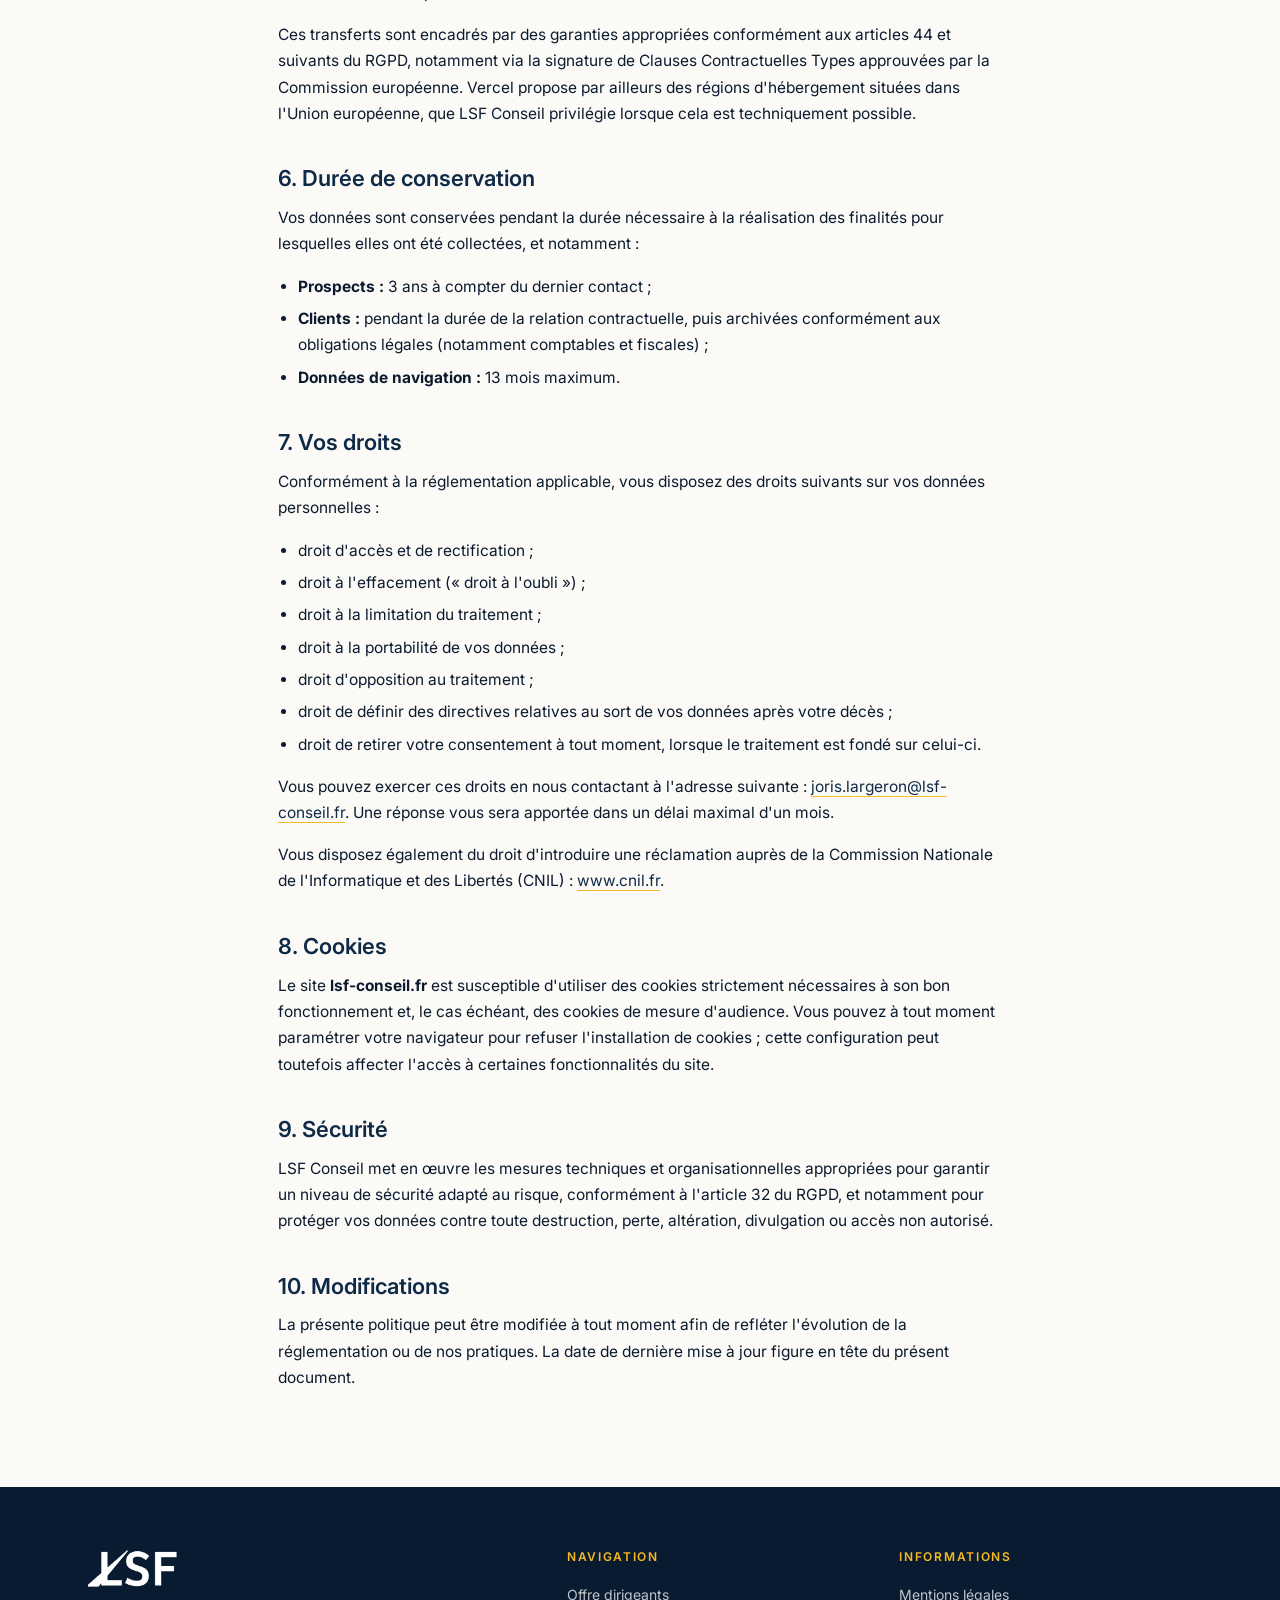
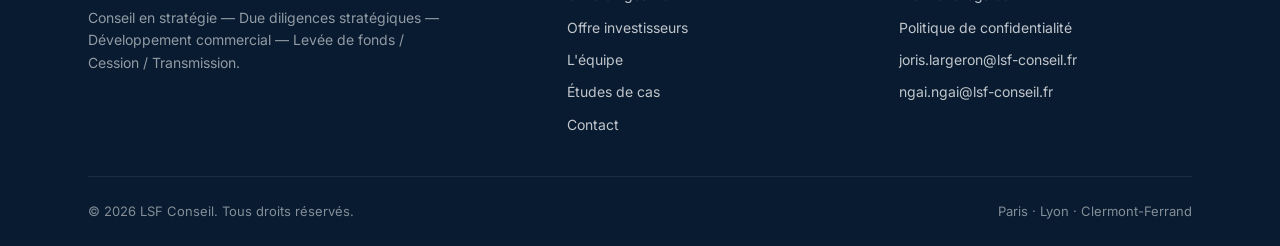
<file: politique-confidentialite.html>
<!DOCTYPE html>
<html lang="fr">
<head>
<meta charset="UTF-8" />
<meta name="viewport" content="width=device-width, initial-scale=1" />
<title>Politique de confidentialité — LSF Conseil</title>
<meta name="description" content="Politique de confidentialité et gestion des données personnelles du site LSF Conseil." />
<link rel="icon" type="image/png" href="assets/favicon.png" />
<link rel="preconnect" href="https://fonts.googleapis.com" />
<link rel="preconnect" href="https://fonts.gstatic.com" crossorigin />
<link href="https://fonts.googleapis.com/css2?family=Fraunces:ital,opsz,wght@0,9..144,300;0,9..144,400;0,9..144,500;1,9..144,300;1,9..144,400&family=Inter:wght@400;500;600;700&display=swap" rel="stylesheet" />
<link rel="stylesheet" href="styles.css" />
</head>
<body>

<header class="site-header">
  <div class="container nav">
    <a href="index.html" class="nav-brand" aria-label="LSF Conseil">
      <img src="assets/logo-lsf-hd.png" alt="LSF Conseil" />
    </a>
    <nav aria-label="Navigation principale">
      <ul class="nav-links">
        <li><a href="index.html#investisseurs">Investisseurs</a></li>
        <li><a href="index.html#dirigeants">Dirigeants</a></li>
        <li><a href="equipe.html">Équipe</a></li>
        <li><a href="index.html#cas">Études de cas</a></li>
        <li><a href="index.html#contact">Contact</a></li>
      </ul>
    </nav>
    <div class="nav-cta">
      <a class="btn btn-gold" href="index.html#contact">Nous contacter</a>
    </div>
  </div>
</header>

<main class="legal">
  <div class="container">
    <span class="eyebrow">Données personnelles</span>
    <h1>Politique de confidentialité</h1>
    <p class="updated">Dernière mise à jour : avril 2026</p>

    <p>
      LSF Conseil attache une importance particulière au respect de la vie privée et des données personnelles des utilisateurs de son site <strong>lsf-conseil.fr</strong>. La présente politique de confidentialité vise à vous informer de la manière dont vos données personnelles sont collectées et traitées, conformément au Règlement Général sur la Protection des Données (RGPD — Règlement UE 2016/679) et à la loi « Informatique et Libertés » du 6 janvier 1978 modifiée.
    </p>

    <h2>1. Responsable de traitement</h2>
    <p>
      Le responsable du traitement des données personnelles collectées sur le site est <strong>LSF Conseil</strong>.
    </p>
    <ul>
      <li><strong>Contact :</strong> <a href="mailto:joris.largeron@lsf-conseil.fr">joris.largeron@lsf-conseil.fr</a></li>
    </ul>

    <h2>2. Données collectées</h2>
    <p>Dans le cadre de l'utilisation du site, LSF Conseil est susceptible de collecter les catégories de données suivantes :</p>
    <ul>
      <li><strong>Données d'identification :</strong> nom, prénom, société, fonction.</li>
      <li><strong>Données de contact :</strong> adresse e-mail professionnelle, numéro de téléphone.</li>
      <li><strong>Données de navigation :</strong> adresse IP, type de navigateur, pages consultées, date et heure de connexion.</li>
      <li><strong>Contenu des échanges :</strong> contenu des messages que vous nous adressez par e-mail ou via tout formulaire.</li>
    </ul>

    <h2>3. Finalités et bases légales du traitement</h2>
    <p>Vos données sont traitées pour les finalités suivantes :</p>
    <ul>
      <li><strong>Répondre à vos demandes de contact</strong> et établir une relation commerciale — base légale : exécution de mesures précontractuelles ou intérêt légitime ;</li>
      <li><strong>Gérer la relation contractuelle</strong> avec nos clients et prospects — base légale : exécution du contrat ;</li>
      <li><strong>Assurer la sécurité et le bon fonctionnement du site</strong> — base légale : intérêt légitime ;</li>
      <li><strong>Respecter nos obligations légales et réglementaires</strong> — base légale : obligation légale.</li>
    </ul>

    <h2>4. Destinataires des données</h2>
    <p>
      Vos données personnelles sont destinées aux seules personnes habilitées au sein de LSF Conseil. Elles peuvent également être communiquées, dans la stricte mesure nécessaire, à nos sous-traitants (hébergeur, prestataires informatiques) qui interviennent sous notre responsabilité et sur nos instructions.
    </p>
    <p>
      LSF Conseil ne procède à aucune cession, location ou échange de vos données personnelles à des tiers à des fins commerciales.
    </p>

    <h2>5. Transferts de données hors Union européenne</h2>
    <p>
      Le site est hébergé par la société <strong>Vercel Inc.</strong>, dont le siège social est situé aux États-Unis. À ce titre, certaines données techniques (adresse IP, logs de connexion) peuvent faire l'objet d'un transfert hors de l'Union européenne.
    </p>
    <p>
      Ces transferts sont encadrés par des garanties appropriées conformément aux articles 44 et suivants du RGPD, notamment via la signature de Clauses Contractuelles Types approuvées par la Commission européenne. Vercel propose par ailleurs des régions d'hébergement situées dans l'Union européenne, que LSF Conseil privilégie lorsque cela est techniquement possible.
    </p>

    <h2>6. Durée de conservation</h2>
    <p>
      Vos données sont conservées pendant la durée nécessaire à la réalisation des finalités pour lesquelles elles ont été collectées, et notamment :
    </p>
    <ul>
      <li><strong>Prospects :</strong> 3 ans à compter du dernier contact ;</li>
      <li><strong>Clients :</strong> pendant la durée de la relation contractuelle, puis archivées conformément aux obligations légales (notamment comptables et fiscales) ;</li>
      <li><strong>Données de navigation :</strong> 13 mois maximum.</li>
    </ul>

    <h2>7. Vos droits</h2>
    <p>
      Conformément à la réglementation applicable, vous disposez des droits suivants sur vos données personnelles :
    </p>
    <ul>
      <li>droit d'accès et de rectification ;</li>
      <li>droit à l'effacement (« droit à l'oubli ») ;</li>
      <li>droit à la limitation du traitement ;</li>
      <li>droit à la portabilité de vos données ;</li>
      <li>droit d'opposition au traitement ;</li>
      <li>droit de définir des directives relatives au sort de vos données après votre décès ;</li>
      <li>droit de retirer votre consentement à tout moment, lorsque le traitement est fondé sur celui-ci.</li>
    </ul>
    <p>
      Vous pouvez exercer ces droits en nous contactant à l'adresse suivante : <a href="mailto:joris.largeron@lsf-conseil.fr">joris.largeron@lsf-conseil.fr</a>. Une réponse vous sera apportée dans un délai maximal d'un mois.
    </p>
    <p>
      Vous disposez également du droit d'introduire une réclamation auprès de la Commission Nationale de l'Informatique et des Libertés (CNIL) : <a href="https://www.cnil.fr" target="_blank" rel="noopener">www.cnil.fr</a>.
    </p>

    <h2>8. Cookies</h2>
    <p>
      Le site <strong>lsf-conseil.fr</strong> est susceptible d'utiliser des cookies strictement nécessaires à son bon fonctionnement et, le cas échéant, des cookies de mesure d'audience. Vous pouvez à tout moment paramétrer votre navigateur pour refuser l'installation de cookies ; cette configuration peut toutefois affecter l'accès à certaines fonctionnalités du site.
    </p>

    <h2>9. Sécurité</h2>
    <p>
      LSF Conseil met en œuvre les mesures techniques et organisationnelles appropriées pour garantir un niveau de sécurité adapté au risque, conformément à l'article 32 du RGPD, et notamment pour protéger vos données contre toute destruction, perte, altération, divulgation ou accès non autorisé.
    </p>

    <h2>10. Modifications</h2>
    <p>
      La présente politique peut être modifiée à tout moment afin de refléter l'évolution de la réglementation ou de nos pratiques. La date de dernière mise à jour figure en tête du présent document.
    </p>
  </div>
</main>

<footer class="site-footer">
  <div class="container">
    <div class="footer-top">
      <div class="footer-brand">
        <img src="assets/logo-lsf-hd.png" alt="LSF Conseil" />
        <p>Conseil en stratégie — Due diligences stratégiques — Développement commercial — Levée de fonds / Cession / Transmission.</p>
      </div>
      <div class="footer-col">
        <h5>Navigation</h5>
        <ul>
          <li><a href="index.html#dirigeants">Offre dirigeants</a></li>
          <li><a href="index.html#investisseurs">Offre investisseurs</a></li>
          <li><a href="equipe.html">L'équipe</a></li>
          <li><a href="index.html#cas">Études de cas</a></li>
          <li><a href="index.html#contact">Contact</a></li>
        </ul>
      </div>
      <div class="footer-col">
        <h5>Informations</h5>
        <ul>
          <li><a href="mentions-legales.html">Mentions légales</a></li>
          <li><a href="politique-confidentialite.html">Politique de confidentialité</a></li>
          <li><a href="mailto:joris.largeron@lsf-conseil.fr">joris.largeron@lsf-conseil.fr</a></li>
          <li><a href="mailto:ngai.ngai@lsf-conseil.fr">ngai.ngai@lsf-conseil.fr</a></li>
        </ul>
      </div>
    </div>
    <div class="footer-bottom">
      <span>© 2026 LSF Conseil. Tous droits réservés.</span>
      <span>Paris · Lyon · Clermont-Ferrand</span>
    </div>
  </div>
</footer>

</body>
</html>
</file>
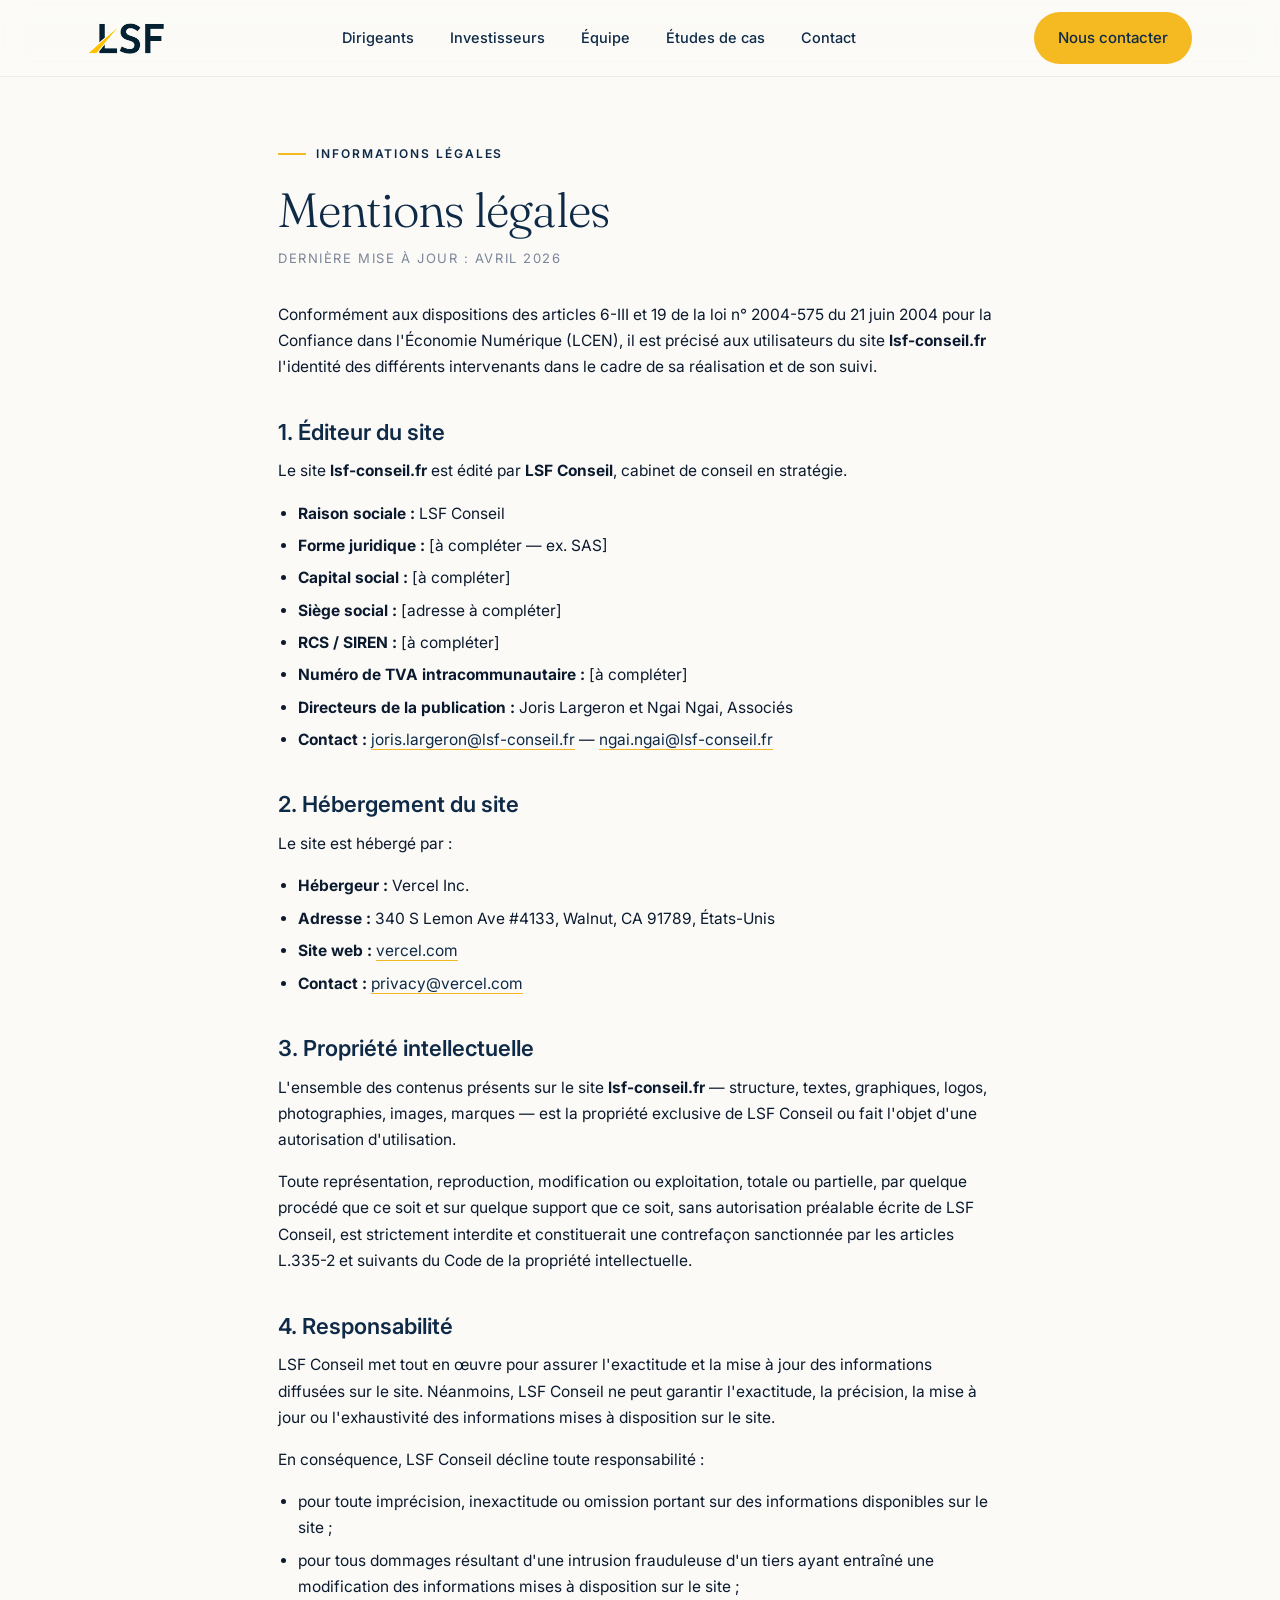
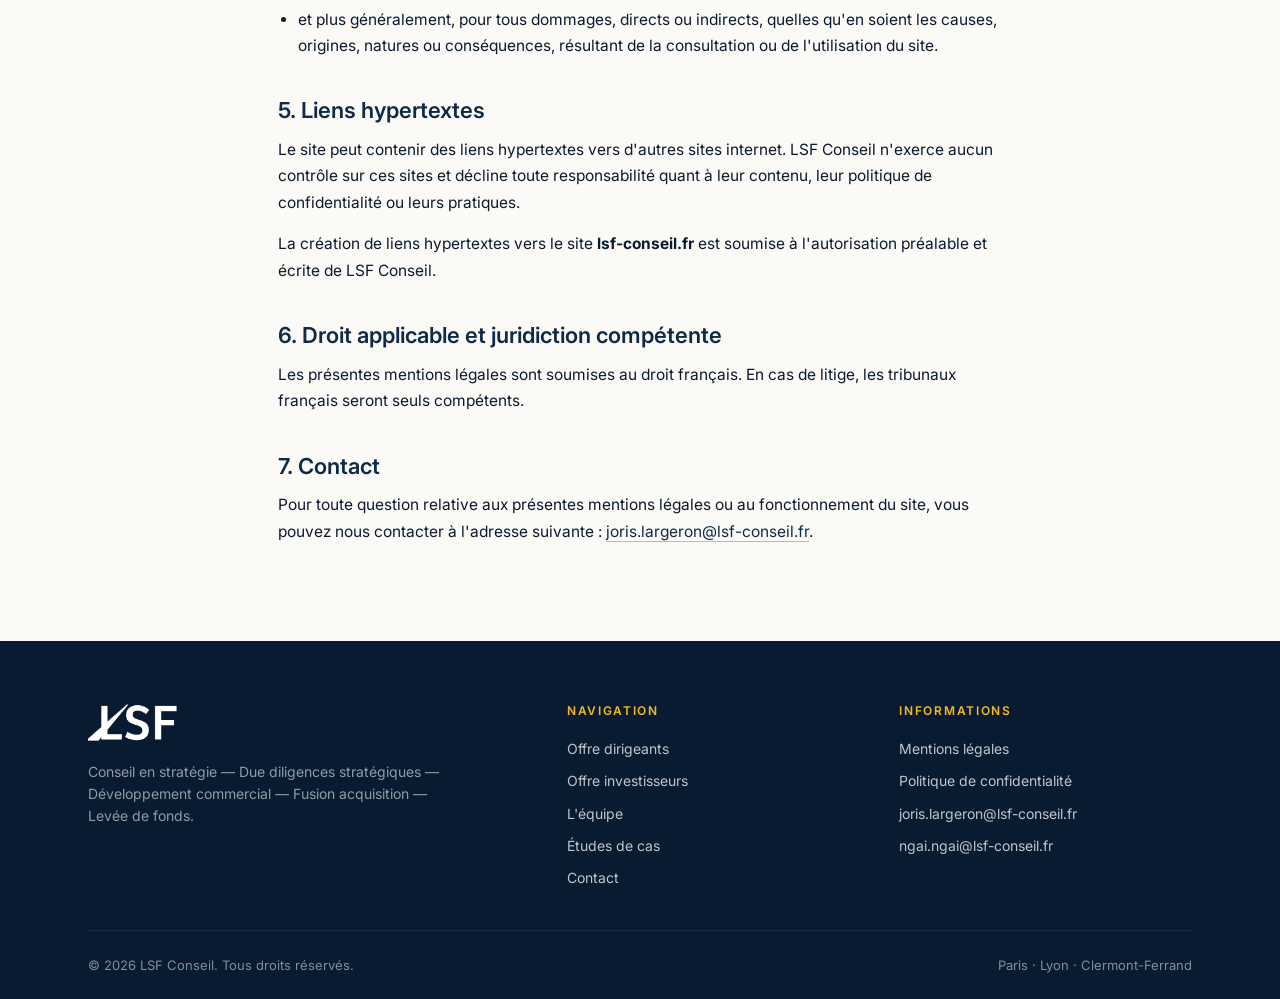
<file: site/mentions-legales.html>
<!DOCTYPE html>
<html lang="fr">
<head>
<meta charset="UTF-8" />
<meta name="viewport" content="width=device-width, initial-scale=1" />
<title>Mentions légales — LSF Conseil</title>
<meta name="description" content="Mentions légales du site LSF Conseil." />
<link rel="icon" type="image/png" href="assets/logo-lsf.png" />
<link rel="preconnect" href="https://fonts.googleapis.com" />
<link rel="preconnect" href="https://fonts.gstatic.com" crossorigin />
<link href="https://fonts.googleapis.com/css2?family=Fraunces:ital,opsz,wght@0,9..144,300;0,9..144,400;0,9..144,500;1,9..144,300;1,9..144,400&family=Inter:wght@400;500;600;700&display=swap" rel="stylesheet" />
<link rel="stylesheet" href="styles.css" />
</head>
<body>

<header class="site-header">
  <div class="container nav">
    <a href="index.html" class="nav-brand" aria-label="LSF Conseil">
      <img src="assets/logo-lsf-hd.png" alt="LSF Conseil" />
    </a>
    <nav aria-label="Navigation principale">
      <ul class="nav-links">
        <li><a href="index.html#dirigeants">Dirigeants</a></li>
        <li><a href="index.html#investisseurs">Investisseurs</a></li>
        <li><a href="index.html#equipe">Équipe</a></li>
        <li><a href="index.html#cas">Études de cas</a></li>
        <li><a href="index.html#contact">Contact</a></li>
      </ul>
    </nav>
    <div class="nav-cta">
      <a class="btn btn-gold" href="index.html#contact">Nous contacter</a>
    </div>
  </div>
</header>

<main class="legal">
  <div class="container">
    <span class="eyebrow">Informations légales</span>
    <h1>Mentions légales</h1>
    <p class="updated">Dernière mise à jour : avril 2026</p>

    <p>
      Conformément aux dispositions des articles 6-III et 19 de la loi n° 2004-575 du 21 juin 2004 pour la Confiance dans l'Économie Numérique (LCEN), il est précisé aux utilisateurs du site <strong>lsf-conseil.fr</strong> l'identité des différents intervenants dans le cadre de sa réalisation et de son suivi.
    </p>

    <h2>1. Éditeur du site</h2>
    <p>
      Le site <strong>lsf-conseil.fr</strong> est édité par <strong>LSF Conseil</strong>, cabinet de conseil en stratégie.
    </p>
    <ul>
      <li><strong>Raison sociale :</strong> LSF Conseil</li>
      <li><strong>Forme juridique :</strong> [à compléter — ex. SAS]</li>
      <li><strong>Capital social :</strong> [à compléter]</li>
      <li><strong>Siège social :</strong> [adresse à compléter]</li>
      <li><strong>RCS / SIREN :</strong> [à compléter]</li>
      <li><strong>Numéro de TVA intracommunautaire :</strong> [à compléter]</li>
      <li><strong>Directeurs de la publication :</strong> Joris Largeron et Ngai Ngai, Associés</li>
      <li><strong>Contact :</strong> <a href="mailto:joris.largeron@lsf-conseil.fr">joris.largeron@lsf-conseil.fr</a> — <a href="mailto:ngai.ngai@lsf-conseil.fr">ngai.ngai@lsf-conseil.fr</a></li>
    </ul>

    <h2>2. Hébergement du site</h2>
    <p>Le site est hébergé par :</p>
    <ul>
      <li><strong>Hébergeur :</strong> Vercel Inc.</li>
      <li><strong>Adresse :</strong> 340 S Lemon Ave #4133, Walnut, CA 91789, États-Unis</li>
      <li><strong>Site web :</strong> <a href="https://vercel.com" target="_blank" rel="noopener">vercel.com</a></li>
      <li><strong>Contact :</strong> <a href="mailto:privacy@vercel.com">privacy@vercel.com</a></li>
    </ul>

    <h2>3. Propriété intellectuelle</h2>
    <p>
      L'ensemble des contenus présents sur le site <strong>lsf-conseil.fr</strong> — structure, textes, graphiques, logos, photographies, images, marques — est la propriété exclusive de LSF Conseil ou fait l'objet d'une autorisation d'utilisation.
    </p>
    <p>
      Toute représentation, reproduction, modification ou exploitation, totale ou partielle, par quelque procédé que ce soit et sur quelque support que ce soit, sans autorisation préalable écrite de LSF Conseil, est strictement interdite et constituerait une contrefaçon sanctionnée par les articles L.335-2 et suivants du Code de la propriété intellectuelle.
    </p>

    <h2>4. Responsabilité</h2>
    <p>
      LSF Conseil met tout en œuvre pour assurer l'exactitude et la mise à jour des informations diffusées sur le site. Néanmoins, LSF Conseil ne peut garantir l'exactitude, la précision, la mise à jour ou l'exhaustivité des informations mises à disposition sur le site.
    </p>
    <p>
      En conséquence, LSF Conseil décline toute responsabilité :
    </p>
    <ul>
      <li>pour toute imprécision, inexactitude ou omission portant sur des informations disponibles sur le site ;</li>
      <li>pour tous dommages résultant d'une intrusion frauduleuse d'un tiers ayant entraîné une modification des informations mises à disposition sur le site ;</li>
      <li>et plus généralement, pour tous dommages, directs ou indirects, quelles qu'en soient les causes, origines, natures ou conséquences, résultant de la consultation ou de l'utilisation du site.</li>
    </ul>

    <h2>5. Liens hypertextes</h2>
    <p>
      Le site peut contenir des liens hypertextes vers d'autres sites internet. LSF Conseil n'exerce aucun contrôle sur ces sites et décline toute responsabilité quant à leur contenu, leur politique de confidentialité ou leurs pratiques.
    </p>
    <p>
      La création de liens hypertextes vers le site <strong>lsf-conseil.fr</strong> est soumise à l'autorisation préalable et écrite de LSF Conseil.
    </p>

    <h2>6. Droit applicable et juridiction compétente</h2>
    <p>
      Les présentes mentions légales sont soumises au droit français. En cas de litige, les tribunaux français seront seuls compétents.
    </p>

    <h2>7. Contact</h2>
    <p>
      Pour toute question relative aux présentes mentions légales ou au fonctionnement du site, vous pouvez nous contacter à l'adresse suivante : <a href="mailto:joris.largeron@lsf-conseil.fr">joris.largeron@lsf-conseil.fr</a>.
    </p>
  </div>
</main>

<footer class="site-footer">
  <div class="container">
    <div class="footer-top">
      <div class="footer-brand">
        <img src="assets/logo-lsf-hd.png" alt="LSF Conseil" />
        <p>Conseil en stratégie — Due diligences stratégiques — Développement commercial — Fusion acquisition — Levée de fonds.</p>
      </div>
      <div class="footer-col">
        <h5>Navigation</h5>
        <ul>
          <li><a href="index.html#dirigeants">Offre dirigeants</a></li>
          <li><a href="index.html#investisseurs">Offre investisseurs</a></li>
          <li><a href="index.html#equipe">L'équipe</a></li>
          <li><a href="index.html#cas">Études de cas</a></li>
          <li><a href="index.html#contact">Contact</a></li>
        </ul>
      </div>
      <div class="footer-col">
        <h5>Informations</h5>
        <ul>
          <li><a href="mentions-legales.html">Mentions légales</a></li>
          <li><a href="politique-confidentialite.html">Politique de confidentialité</a></li>
          <li><a href="mailto:joris.largeron@lsf-conseil.fr">joris.largeron@lsf-conseil.fr</a></li>
          <li><a href="mailto:ngai.ngai@lsf-conseil.fr">ngai.ngai@lsf-conseil.fr</a></li>
        </ul>
      </div>
    </div>
    <div class="footer-bottom">
      <span>© 2026 LSF Conseil. Tous droits réservés.</span>
      <span>Paris · Lyon · Clermont-Ferrand</span>
    </div>
  </div>
</footer>

</body>
</html>
</file>
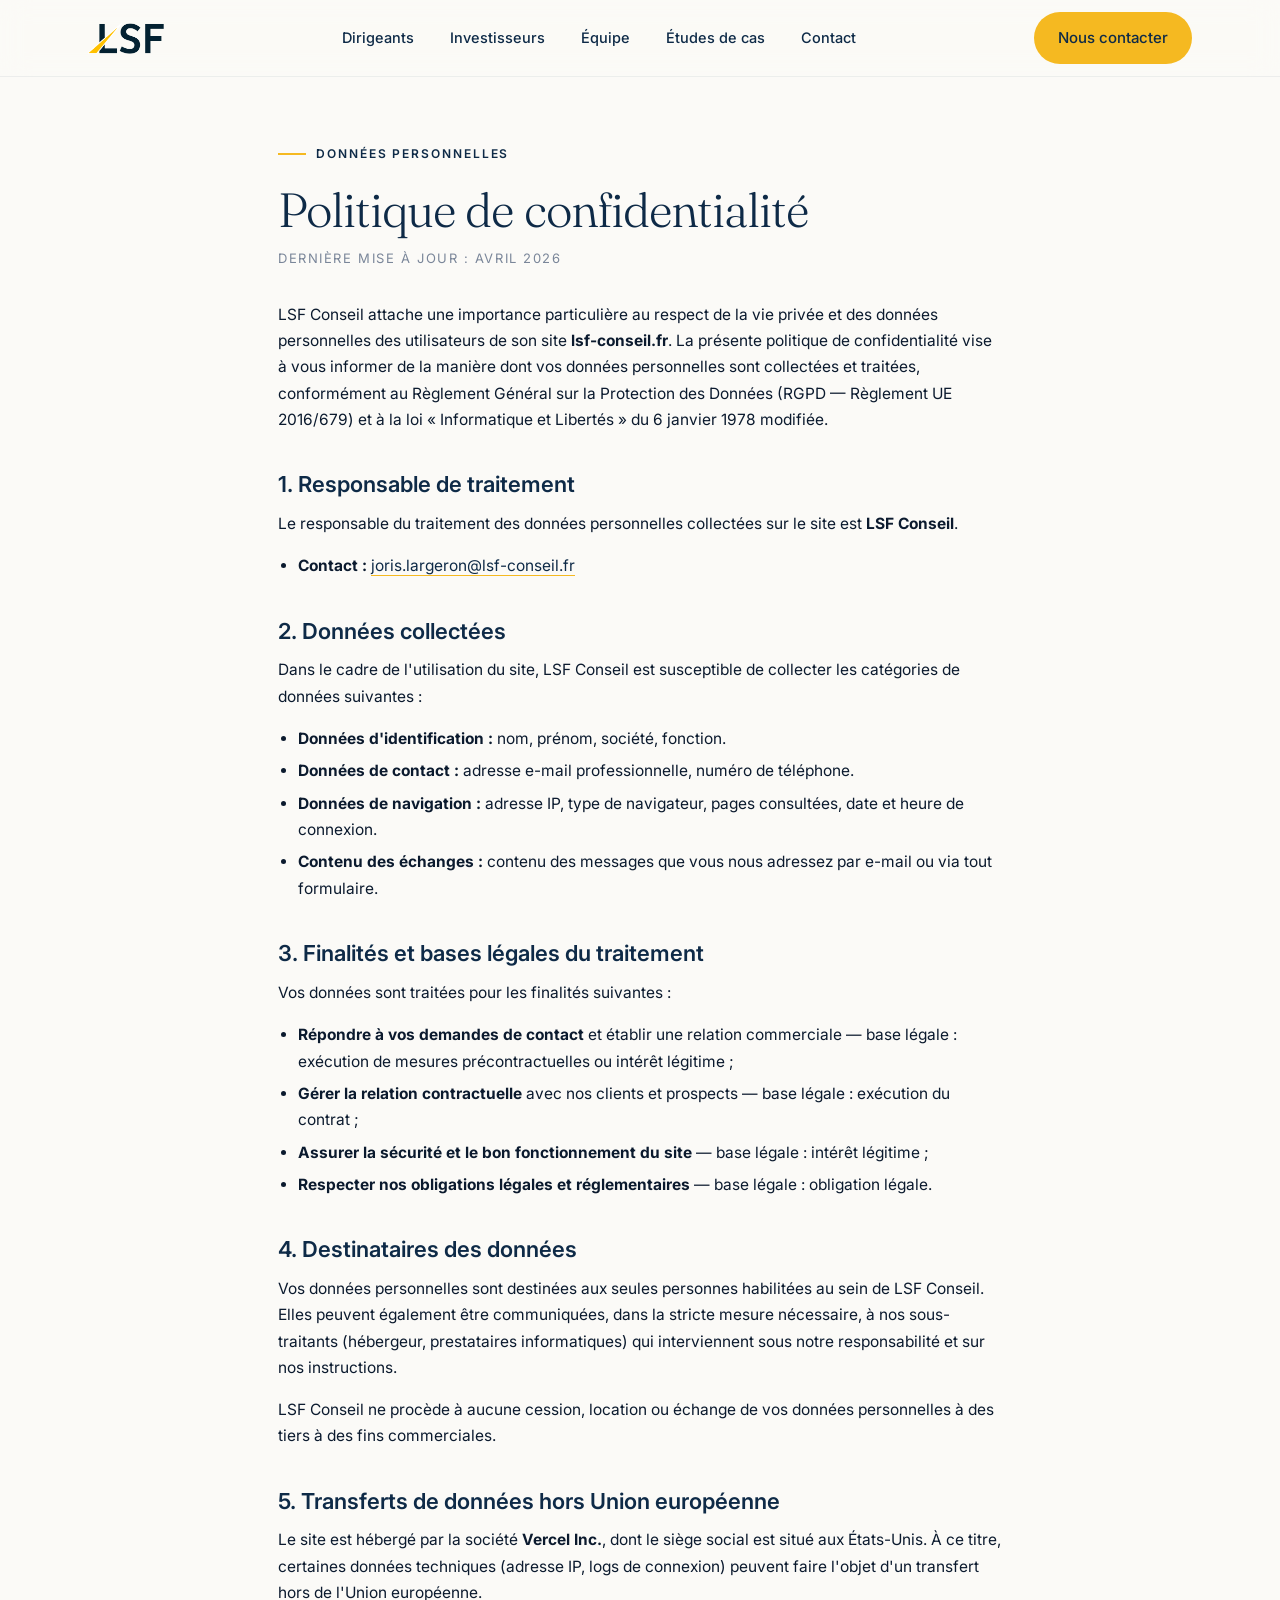
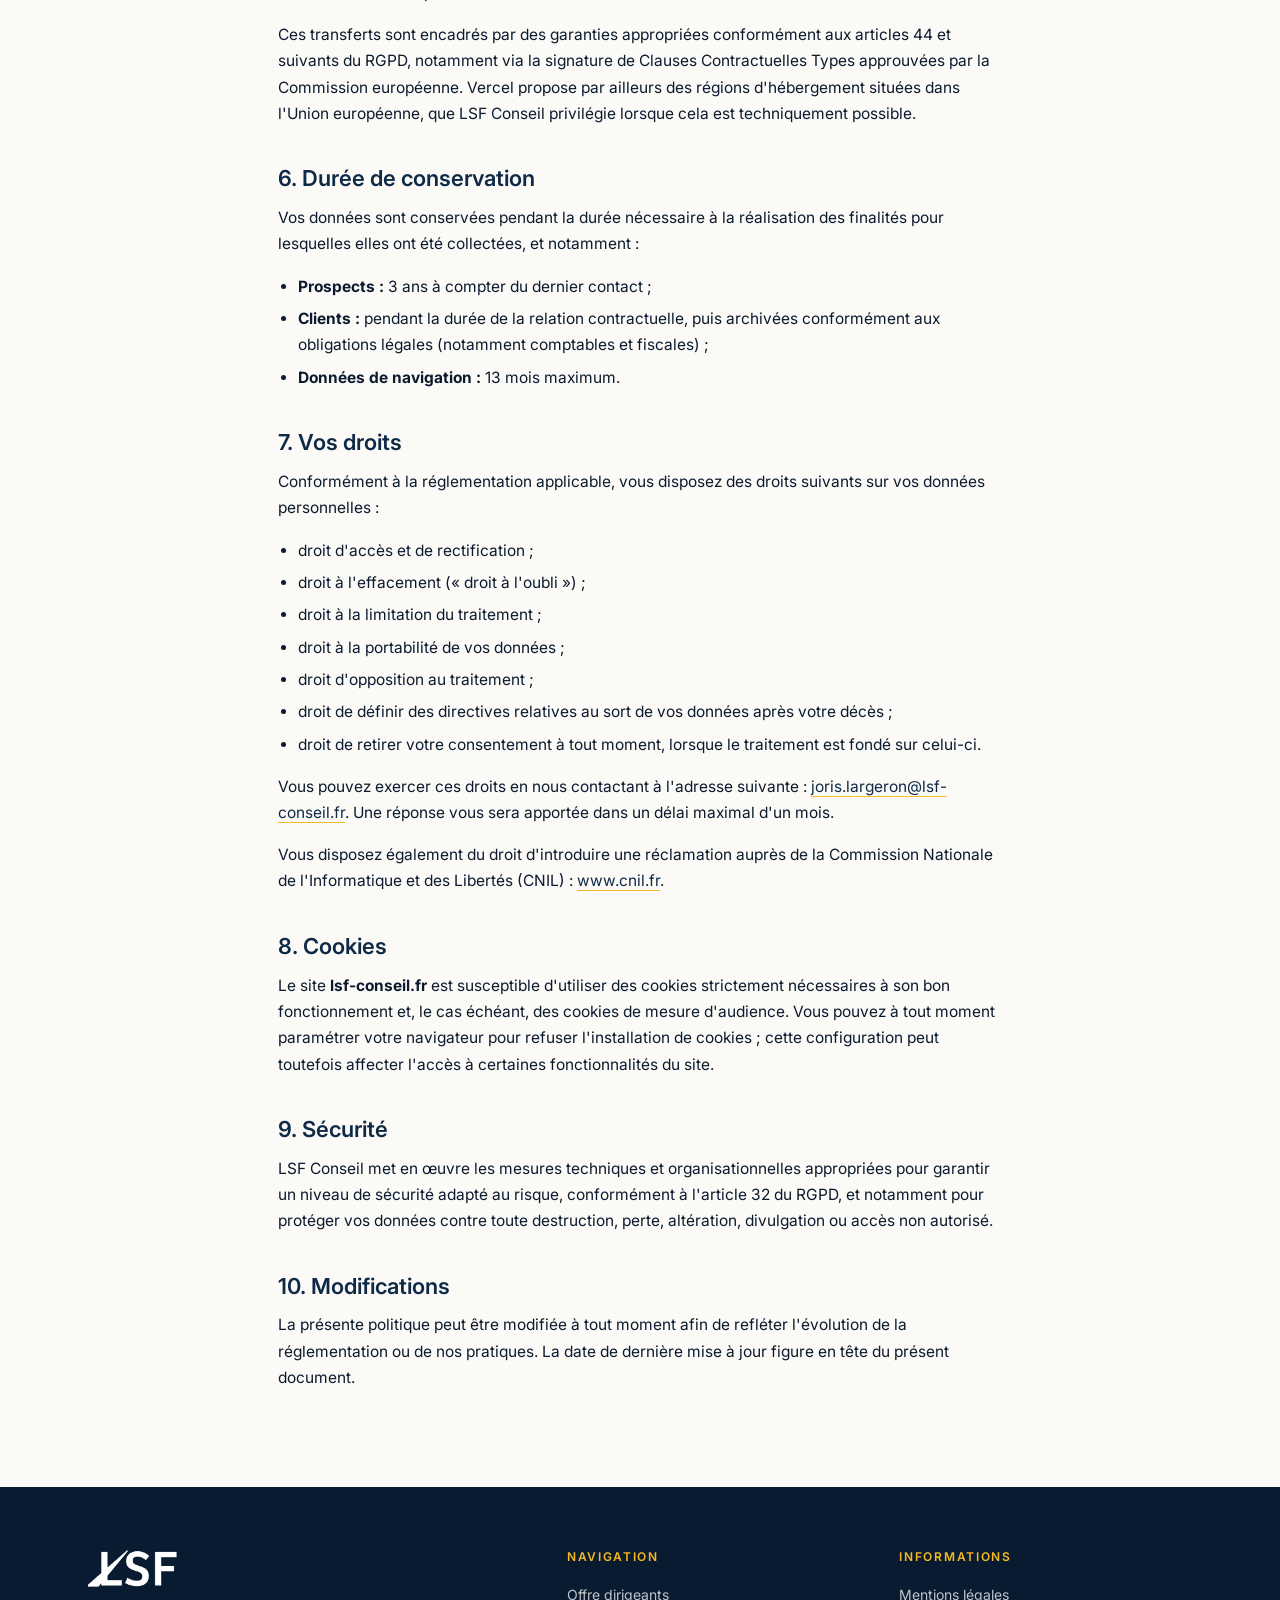
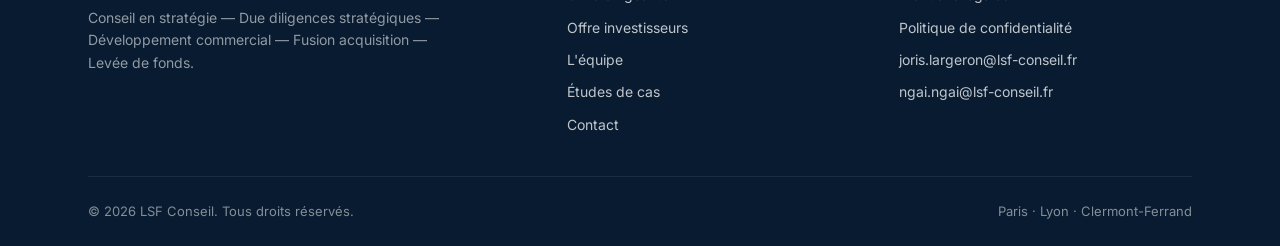
<file: site/politique-confidentialite.html>
<!DOCTYPE html>
<html lang="fr">
<head>
<meta charset="UTF-8" />
<meta name="viewport" content="width=device-width, initial-scale=1" />
<title>Politique de confidentialité — LSF Conseil</title>
<meta name="description" content="Politique de confidentialité et gestion des données personnelles du site LSF Conseil." />
<link rel="icon" type="image/png" href="assets/logo-lsf.png" />
<link rel="preconnect" href="https://fonts.googleapis.com" />
<link rel="preconnect" href="https://fonts.gstatic.com" crossorigin />
<link href="https://fonts.googleapis.com/css2?family=Fraunces:ital,opsz,wght@0,9..144,300;0,9..144,400;0,9..144,500;1,9..144,300;1,9..144,400&family=Inter:wght@400;500;600;700&display=swap" rel="stylesheet" />
<link rel="stylesheet" href="styles.css" />
</head>
<body>

<header class="site-header">
  <div class="container nav">
    <a href="index.html" class="nav-brand" aria-label="LSF Conseil">
      <img src="assets/logo-lsf-hd.png" alt="LSF Conseil" />
    </a>
    <nav aria-label="Navigation principale">
      <ul class="nav-links">
        <li><a href="index.html#dirigeants">Dirigeants</a></li>
        <li><a href="index.html#investisseurs">Investisseurs</a></li>
        <li><a href="index.html#equipe">Équipe</a></li>
        <li><a href="index.html#cas">Études de cas</a></li>
        <li><a href="index.html#contact">Contact</a></li>
      </ul>
    </nav>
    <div class="nav-cta">
      <a class="btn btn-gold" href="index.html#contact">Nous contacter</a>
    </div>
  </div>
</header>

<main class="legal">
  <div class="container">
    <span class="eyebrow">Données personnelles</span>
    <h1>Politique de confidentialité</h1>
    <p class="updated">Dernière mise à jour : avril 2026</p>

    <p>
      LSF Conseil attache une importance particulière au respect de la vie privée et des données personnelles des utilisateurs de son site <strong>lsf-conseil.fr</strong>. La présente politique de confidentialité vise à vous informer de la manière dont vos données personnelles sont collectées et traitées, conformément au Règlement Général sur la Protection des Données (RGPD — Règlement UE 2016/679) et à la loi « Informatique et Libertés » du 6 janvier 1978 modifiée.
    </p>

    <h2>1. Responsable de traitement</h2>
    <p>
      Le responsable du traitement des données personnelles collectées sur le site est <strong>LSF Conseil</strong>.
    </p>
    <ul>
      <li><strong>Contact :</strong> <a href="mailto:joris.largeron@lsf-conseil.fr">joris.largeron@lsf-conseil.fr</a></li>
    </ul>

    <h2>2. Données collectées</h2>
    <p>Dans le cadre de l'utilisation du site, LSF Conseil est susceptible de collecter les catégories de données suivantes :</p>
    <ul>
      <li><strong>Données d'identification :</strong> nom, prénom, société, fonction.</li>
      <li><strong>Données de contact :</strong> adresse e-mail professionnelle, numéro de téléphone.</li>
      <li><strong>Données de navigation :</strong> adresse IP, type de navigateur, pages consultées, date et heure de connexion.</li>
      <li><strong>Contenu des échanges :</strong> contenu des messages que vous nous adressez par e-mail ou via tout formulaire.</li>
    </ul>

    <h2>3. Finalités et bases légales du traitement</h2>
    <p>Vos données sont traitées pour les finalités suivantes :</p>
    <ul>
      <li><strong>Répondre à vos demandes de contact</strong> et établir une relation commerciale — base légale : exécution de mesures précontractuelles ou intérêt légitime ;</li>
      <li><strong>Gérer la relation contractuelle</strong> avec nos clients et prospects — base légale : exécution du contrat ;</li>
      <li><strong>Assurer la sécurité et le bon fonctionnement du site</strong> — base légale : intérêt légitime ;</li>
      <li><strong>Respecter nos obligations légales et réglementaires</strong> — base légale : obligation légale.</li>
    </ul>

    <h2>4. Destinataires des données</h2>
    <p>
      Vos données personnelles sont destinées aux seules personnes habilitées au sein de LSF Conseil. Elles peuvent également être communiquées, dans la stricte mesure nécessaire, à nos sous-traitants (hébergeur, prestataires informatiques) qui interviennent sous notre responsabilité et sur nos instructions.
    </p>
    <p>
      LSF Conseil ne procède à aucune cession, location ou échange de vos données personnelles à des tiers à des fins commerciales.
    </p>

    <h2>5. Transferts de données hors Union européenne</h2>
    <p>
      Le site est hébergé par la société <strong>Vercel Inc.</strong>, dont le siège social est situé aux États-Unis. À ce titre, certaines données techniques (adresse IP, logs de connexion) peuvent faire l'objet d'un transfert hors de l'Union européenne.
    </p>
    <p>
      Ces transferts sont encadrés par des garanties appropriées conformément aux articles 44 et suivants du RGPD, notamment via la signature de Clauses Contractuelles Types approuvées par la Commission européenne. Vercel propose par ailleurs des régions d'hébergement situées dans l'Union européenne, que LSF Conseil privilégie lorsque cela est techniquement possible.
    </p>

    <h2>6. Durée de conservation</h2>
    <p>
      Vos données sont conservées pendant la durée nécessaire à la réalisation des finalités pour lesquelles elles ont été collectées, et notamment :
    </p>
    <ul>
      <li><strong>Prospects :</strong> 3 ans à compter du dernier contact ;</li>
      <li><strong>Clients :</strong> pendant la durée de la relation contractuelle, puis archivées conformément aux obligations légales (notamment comptables et fiscales) ;</li>
      <li><strong>Données de navigation :</strong> 13 mois maximum.</li>
    </ul>

    <h2>7. Vos droits</h2>
    <p>
      Conformément à la réglementation applicable, vous disposez des droits suivants sur vos données personnelles :
    </p>
    <ul>
      <li>droit d'accès et de rectification ;</li>
      <li>droit à l'effacement (« droit à l'oubli ») ;</li>
      <li>droit à la limitation du traitement ;</li>
      <li>droit à la portabilité de vos données ;</li>
      <li>droit d'opposition au traitement ;</li>
      <li>droit de définir des directives relatives au sort de vos données après votre décès ;</li>
      <li>droit de retirer votre consentement à tout moment, lorsque le traitement est fondé sur celui-ci.</li>
    </ul>
    <p>
      Vous pouvez exercer ces droits en nous contactant à l'adresse suivante : <a href="mailto:joris.largeron@lsf-conseil.fr">joris.largeron@lsf-conseil.fr</a>. Une réponse vous sera apportée dans un délai maximal d'un mois.
    </p>
    <p>
      Vous disposez également du droit d'introduire une réclamation auprès de la Commission Nationale de l'Informatique et des Libertés (CNIL) : <a href="https://www.cnil.fr" target="_blank" rel="noopener">www.cnil.fr</a>.
    </p>

    <h2>8. Cookies</h2>
    <p>
      Le site <strong>lsf-conseil.fr</strong> est susceptible d'utiliser des cookies strictement nécessaires à son bon fonctionnement et, le cas échéant, des cookies de mesure d'audience. Vous pouvez à tout moment paramétrer votre navigateur pour refuser l'installation de cookies ; cette configuration peut toutefois affecter l'accès à certaines fonctionnalités du site.
    </p>

    <h2>9. Sécurité</h2>
    <p>
      LSF Conseil met en œuvre les mesures techniques et organisationnelles appropriées pour garantir un niveau de sécurité adapté au risque, conformément à l'article 32 du RGPD, et notamment pour protéger vos données contre toute destruction, perte, altération, divulgation ou accès non autorisé.
    </p>

    <h2>10. Modifications</h2>
    <p>
      La présente politique peut être modifiée à tout moment afin de refléter l'évolution de la réglementation ou de nos pratiques. La date de dernière mise à jour figure en tête du présent document.
    </p>
  </div>
</main>

<footer class="site-footer">
  <div class="container">
    <div class="footer-top">
      <div class="footer-brand">
        <img src="assets/logo-lsf-hd.png" alt="LSF Conseil" />
        <p>Conseil en stratégie — Due diligences stratégiques — Développement commercial — Fusion acquisition — Levée de fonds.</p>
      </div>
      <div class="footer-col">
        <h5>Navigation</h5>
        <ul>
          <li><a href="index.html#dirigeants">Offre dirigeants</a></li>
          <li><a href="index.html#investisseurs">Offre investisseurs</a></li>
          <li><a href="index.html#equipe">L'équipe</a></li>
          <li><a href="index.html#cas">Études de cas</a></li>
          <li><a href="index.html#contact">Contact</a></li>
        </ul>
      </div>
      <div class="footer-col">
        <h5>Informations</h5>
        <ul>
          <li><a href="mentions-legales.html">Mentions légales</a></li>
          <li><a href="politique-confidentialite.html">Politique de confidentialité</a></li>
          <li><a href="mailto:joris.largeron@lsf-conseil.fr">joris.largeron@lsf-conseil.fr</a></li>
          <li><a href="mailto:ngai.ngai@lsf-conseil.fr">ngai.ngai@lsf-conseil.fr</a></li>
        </ul>
      </div>
    </div>
    <div class="footer-bottom">
      <span>© 2026 LSF Conseil. Tous droits réservés.</span>
      <span>Paris · Lyon · Clermont-Ferrand</span>
    </div>
  </div>
</footer>

</body>
</html>
</file>
<file: site/styles.css>
:root {
  --navy: #0E2A47;
  --navy-900: #081B30;
  --navy-700: #163558;
  --navy-500: #2A4A73;
  --navy-100: #E8ECF1;
  --gold: #F5B921;
  --gold-soft: #FFD76B;
  --gold-dark: #C89314;
  --ink: #0B1A2E;
  --ink-60: #4B5A70;
  --ink-40: #7A8699;
  --paper: #FBFAF7;
  --paper-2: #F3F0E9;
  --white: #FFFFFF;
  --border: #E3E6EC;
  --radius: 14px;
  --radius-sm: 8px;
  --radius-lg: 24px;
  --shadow-sm: 0 1px 2px rgba(14, 42, 71, .04), 0 2px 8px rgba(14, 42, 71, .04);
  --shadow-md: 0 8px 24px rgba(14, 42, 71, .08);
  --shadow-lg: 0 24px 60px rgba(14, 42, 71, .12);
  --max: 1200px;
  --gutter: clamp(20px, 4vw, 48px);
  --serif: "Fraunces", "Cormorant Garamond", Georgia, serif;
  --sans: "Inter", -apple-system, BlinkMacSystemFont, "Segoe UI", Helvetica, Arial, sans-serif;
}

* { box-sizing: border-box; }
html { scroll-behavior: smooth; -webkit-text-size-adjust: 100%; }
body {
  margin: 0;
  font-family: var(--sans);
  color: var(--ink);
  background: var(--paper);
  font-size: 16px;
  line-height: 1.6;
  -webkit-font-smoothing: antialiased;
  -moz-osx-font-smoothing: grayscale;
}
img { max-width: 100%; display: block; }
a { color: inherit; text-decoration: none; }
button { font-family: inherit; cursor: pointer; border: 0; background: 0; }

/* Layout */
.container {
  width: 100%;
  max-width: var(--max);
  margin: 0 auto;
  padding-inline: var(--gutter);
}
.section { padding-block: clamp(64px, 9vw, 120px); }
.section-tight { padding-block: clamp(48px, 7vw, 80px); }

/* Typography */
h1, h2, h3, h4 {
  font-family: var(--serif);
  font-weight: 400;
  color: var(--navy);
  letter-spacing: -0.02em;
  line-height: 1.08;
  margin: 0;
}
h1 { font-size: clamp(40px, 6vw, 72px); font-weight: 300; }
h2 { font-size: clamp(30px, 4vw, 48px); font-weight: 300; }
h3 { font-size: clamp(20px, 2vw, 24px); font-weight: 500; line-height: 1.25; }
h4 { font-size: 17px; font-weight: 600; font-family: var(--sans); letter-spacing: 0; }
p { margin: 0 0 1em; color: var(--ink-60); }
p.lead { font-size: clamp(18px, 1.6vw, 21px); color: var(--ink); line-height: 1.55; }
em.italic { font-family: var(--serif); font-style: italic; font-weight: 300; color: var(--navy); }

.eyebrow {
  display: inline-flex;
  align-items: center;
  gap: 10px;
  font-family: var(--sans);
  text-transform: uppercase;
  font-size: 12px;
  font-weight: 600;
  letter-spacing: 0.16em;
  color: var(--navy);
  margin-bottom: 20px;
}
.eyebrow::before {
  content: "";
  width: 28px; height: 2px;
  background: var(--gold);
  display: block;
}
.eyebrow.light, .eyebrow.light { color: var(--gold); }
.eyebrow.light::before { background: var(--gold); }

/* Buttons */
.btn {
  display: inline-flex;
  align-items: center;
  gap: 10px;
  padding: 14px 24px;
  border-radius: 999px;
  font-weight: 500;
  font-size: 15px;
  transition: transform .2s ease, background .2s ease, color .2s ease, border-color .2s ease;
  white-space: nowrap;
}
.btn-primary { background: var(--navy); color: var(--white); }
.btn-primary:hover { background: var(--navy-900); transform: translateY(-1px); }
.btn-gold { background: var(--gold); color: var(--navy); }
.btn-gold:hover { background: var(--gold-soft); transform: translateY(-1px); }
.btn-ghost { color: var(--navy); border: 1px solid var(--navy); }
.btn-ghost:hover { background: var(--navy); color: var(--white); }
.btn-link {
  display: inline-flex; align-items: center; gap: 8px;
  color: var(--navy); font-weight: 600; font-size: 15px;
  border-bottom: 1px solid transparent;
  padding-bottom: 2px;
  transition: border-color .2s;
}
.btn-link:hover { border-color: var(--gold); }
.btn-link .arrow { transition: transform .2s; }
.btn-link:hover .arrow { transform: translateX(3px); }

/* Header / Nav */
.site-header {
  position: sticky;
  top: 0;
  z-index: 50;
  background: rgba(251, 250, 247, 0.82);
  backdrop-filter: saturate(160%) blur(14px);
  -webkit-backdrop-filter: saturate(160%) blur(14px);
  border-bottom: 1px solid rgba(14, 42, 71, .06);
}
.nav {
  display: flex;
  align-items: center;
  justify-content: space-between;
  gap: 24px;
  height: 76px;
}
.nav-brand {
  display: flex; align-items: center; gap: 12px;
}
.nav-brand img { height: 36px; width: auto; }
.nav-links {
  display: flex;
  gap: 36px;
  list-style: none;
  padding: 0; margin: 0;
  font-size: 14.5px;
  font-weight: 500;
}
.nav-links a {
  color: var(--navy);
  position: relative;
  padding: 4px 0;
  transition: color .2s;
}
.nav-links a::after {
  content: "";
  position: absolute;
  left: 0; right: 0; bottom: -2px;
  height: 2px; background: var(--gold);
  transform: scaleX(0);
  transform-origin: left;
  transition: transform .25s;
}
.nav-links a:hover::after { transform: scaleX(1); }
.nav-cta { display: flex; gap: 12px; align-items: center; }
.nav-toggle { display: none; }

@media (max-width: 960px) {
  .nav-links { display: none; }
  .nav-cta .btn-ghost { display: none; }
}

/* Hero */
.hero {
  position: relative;
  padding-top: clamp(24px, 4vw, 48px);
  padding-bottom: clamp(72px, 10vw, 120px);
  background:
    radial-gradient(1200px 500px at 85% -10%, rgba(245,185,33,.10), transparent 60%),
    radial-gradient(900px 600px at 0% 40%, rgba(14,42,71,.05), transparent 60%),
    var(--paper);
  overflow: hidden;
}
.hero-grid {
  display: grid;
  grid-template-columns: 1.3fr 1fr;
  gap: clamp(40px, 6vw, 80px);
  align-items: center;
}
.hero h1 .accent {
  font-style: italic;
  color: var(--navy);
  position: relative;
  white-space: nowrap;
}
.hero h1 .accent::after {
  content: "";
  position: absolute;
  left: 0; right: 0; bottom: 6px;
  height: 8px; background: var(--gold);
  opacity: .35;
  z-index: -1;
  border-radius: 2px;
}
.hero-sub {
  margin-top: 28px;
  font-size: clamp(17px, 1.4vw, 19px);
  color: var(--ink-60);
  max-width: 560px;
  line-height: 1.6;
}
.hero-ctas { margin-top: 40px; display: flex; gap: 14px; flex-wrap: wrap; }
.hero-meta {
  margin-top: 56px;
  display: flex;
  gap: clamp(24px, 4vw, 60px);
  flex-wrap: wrap;
}
.hero-meta .stat {
  display: flex; flex-direction: column; gap: 4px;
}
.hero-meta .stat strong {
  font-family: var(--serif);
  font-weight: 300;
  font-size: clamp(30px, 3vw, 40px);
  color: var(--navy);
  letter-spacing: -0.02em;
}
.hero-meta .stat span {
  font-size: 13px; color: var(--ink-60);
  text-transform: uppercase; letter-spacing: .12em;
}

.hero-visual {
  position: relative;
  aspect-ratio: 4/5;
  border-radius: var(--radius-lg);
  overflow: hidden;
  background: linear-gradient(160deg, var(--navy-700) 0%, var(--navy) 60%, var(--navy-900) 100%);
  box-shadow: var(--shadow-lg);
}
.hero-visual::before {
  content: "";
  position: absolute;
  inset: 0;
  background:
    radial-gradient(400px 300px at 20% 10%, rgba(245,185,33,.16), transparent 60%),
    radial-gradient(500px 300px at 90% 80%, rgba(245,185,33,.08), transparent 60%);
}
.hero-visual .viz-lines {
  position: absolute;
  inset: 0;
  background-image:
    linear-gradient(rgba(255,255,255,.04) 1px, transparent 1px),
    linear-gradient(90deg, rgba(255,255,255,.04) 1px, transparent 1px);
  background-size: 32px 32px;
  mask-image: linear-gradient(180deg, rgba(0,0,0,.8), rgba(0,0,0,.2));
}
.hero-visual .viz-card {
  position: absolute;
  background: rgba(255,255,255,.96);
  border-radius: var(--radius);
  padding: 20px 22px;
  box-shadow: 0 10px 30px rgba(0,0,0,.25);
  min-width: 200px;
}
.hero-visual .viz-card .label {
  font-size: 11px; text-transform: uppercase; letter-spacing: .12em;
  color: var(--ink-40); margin-bottom: 10px; font-weight: 600;
}
.hero-visual .viz-card .value {
  font-family: var(--serif); font-size: 28px; color: var(--navy); font-weight: 400;
  line-height: 1.1;
}
.hero-visual .viz-card .delta {
  font-size: 12px; color: var(--gold-dark); font-weight: 600; margin-top: 6px;
}
.viz-card-1 { top: 8%; left: 10%; }
.viz-card-2 { bottom: 10%; right: 8%; }
.viz-card-3 {
  left: 50%; top: 45%; transform: translate(-50%, -50%);
  background: var(--gold); color: var(--navy);
}
.viz-card-3 .label { color: var(--navy); opacity: .7; }
.viz-card-3 .value { color: var(--navy); }

@media (max-width: 900px) {
  .hero-grid { grid-template-columns: 1fr; }
  .hero-visual { aspect-ratio: 4/3; max-width: 500px; }
}

/* Sections generic */
.section-head {
  max-width: 780px;
  margin-bottom: clamp(40px, 5vw, 64px);
}
.section-head p { font-size: 18px; margin-top: 16px; }
.section-head.center { margin-inline: auto; text-align: center; }

/* Services — Dirigeants */
.services {
  background: var(--white);
  border-top: 1px solid var(--border);
  border-bottom: 1px solid var(--border);
}
.tabs-nav {
  display: inline-flex;
  padding: 6px;
  background: var(--navy-100);
  border-radius: 999px;
  margin-bottom: 48px;
  gap: 4px;
}
.tab-btn {
  padding: 10px 22px;
  border-radius: 999px;
  font-size: 14px;
  font-weight: 600;
  color: var(--navy-500);
  transition: color .2s, background .2s;
}
.tab-btn.active {
  background: var(--navy);
  color: var(--white);
}
.tab-panel { display: none; }
.tab-panel.active { display: block; animation: fadeIn .35s ease; }
@keyframes fadeIn {
  from { opacity: 0; transform: translateY(8px); }
  to { opacity: 1; transform: translateY(0); }
}

.service-grid {
  display: grid;
  grid-template-columns: repeat(3, 1fr);
  gap: 24px;
}
@media (max-width: 900px) { .service-grid { grid-template-columns: 1fr; } }

.service-card {
  position: relative;
  background: var(--paper);
  border: 1px solid var(--border);
  border-radius: var(--radius-lg);
  padding: 32px;
  transition: transform .3s ease, box-shadow .3s ease, border-color .3s ease;
  overflow: hidden;
}
.service-card:hover {
  transform: translateY(-4px);
  box-shadow: var(--shadow-md);
  border-color: transparent;
}
.service-card .badge {
  display: inline-flex;
  align-items: center; justify-content: center;
  width: 48px; height: 48px;
  background: var(--navy);
  color: var(--gold);
  border-radius: 50%;
  font-family: var(--serif);
  font-weight: 500;
  font-size: 20px;
  margin-bottom: 24px;
}
.service-card h3 {
  margin-bottom: 16px;
  font-family: var(--sans);
  font-size: 18px;
  font-weight: 600;
  letter-spacing: 0;
  text-transform: uppercase;
  color: var(--navy);
}
.service-card ul {
  list-style: none;
  padding: 0; margin: 0;
}
.service-card ul li {
  position: relative;
  padding-left: 20px;
  margin-bottom: 12px;
  color: var(--ink-60);
  font-size: 15px;
  line-height: 1.55;
}
.service-card ul li::before {
  content: "";
  position: absolute;
  left: 0; top: 10px;
  width: 8px; height: 2px;
  background: var(--gold);
}
.service-card ul li strong { color: var(--ink); font-weight: 600; }

/* Approach / Investisseurs (two-column with icon) */
.approach-grid {
  display: grid;
  grid-template-columns: repeat(2, 1fr);
  gap: 20px;
}
@media (max-width: 800px) { .approach-grid { grid-template-columns: 1fr; } }
.approach-card {
  display: flex;
  gap: 20px;
  background: var(--paper);
  border: 1px solid var(--border);
  border-radius: var(--radius);
  padding: 28px;
  transition: background .25s, border-color .25s;
}
.approach-card:hover { background: var(--white); border-color: var(--navy-100); }
.approach-card .ico {
  flex: 0 0 auto;
  width: 44px; height: 44px;
  border-radius: 10px;
  background: var(--navy);
  color: var(--gold);
  display: grid; place-items: center;
}
.approach-card h4 { margin-bottom: 8px; color: var(--navy); }
.approach-card p { margin: 0; font-size: 15px; }

.phase-label {
  display: inline-block;
  font-family: var(--serif);
  font-style: italic;
  font-size: 20px;
  color: var(--navy);
  margin-bottom: 20px;
  padding-left: 16px;
  border-left: 2px solid var(--gold);
}

/* Team */
.team {
  background: linear-gradient(180deg, var(--paper) 0%, var(--paper-2) 100%);
}
.team-grid {
  display: grid;
  grid-template-columns: 1fr 1fr;
  gap: 48px;
  align-items: start;
}
@media (max-width: 900px) { .team-grid { grid-template-columns: 1fr; } }
.team-intro p { font-size: 17px; }
.team-intro ul { padding-left: 0; list-style: none; margin-top: 20px; }
.team-intro ul li {
  padding: 14px 0;
  border-bottom: 1px solid var(--border);
  display: flex; gap: 14px;
  font-size: 15px;
  color: var(--ink);
}
.team-intro ul li::before {
  content: "→";
  color: var(--gold-dark);
  flex: 0 0 auto;
  font-weight: 500;
}
.team-cards {
  display: grid;
  grid-template-columns: 1fr 1fr;
  gap: 20px;
}
.team-card {
  background: var(--white);
  border: 1px solid var(--border);
  border-radius: var(--radius);
  padding: 24px;
  transition: transform .25s, box-shadow .25s;
}
.team-card:hover { transform: translateY(-3px); box-shadow: var(--shadow-md); }
.team-card .avatar {
  width: 64px; height: 64px;
  border-radius: 50%;
  background: var(--navy);
  color: var(--gold);
  display: grid; place-items: center;
  font-family: var(--serif);
  font-size: 24px;
  font-weight: 400;
  margin-bottom: 18px;
}
.team-card h3 { font-family: var(--sans); font-size: 19px; font-weight: 600; margin-bottom: 4px; }
.team-card .role {
  font-size: 13px;
  text-transform: uppercase;
  letter-spacing: .12em;
  color: var(--gold-dark);
  font-weight: 600;
  margin-bottom: 14px;
  display: block;
}
.team-card .bio {
  font-size: 13.5px;
  color: var(--ink-60);
  line-height: 1.55;
  margin: 0;
}

/* Cases */
.cases {
  background: var(--navy);
  color: var(--white);
  position: relative;
  overflow: hidden;
}
.cases::before {
  content: "";
  position: absolute;
  top: -120px; right: -120px;
  width: 420px; height: 420px;
  background: radial-gradient(closest-side, rgba(245,185,33,.18), transparent 70%);
  pointer-events: none;
}
.cases h2 { color: var(--white); }
.cases p { color: rgba(255,255,255,.72); }
.cases .eyebrow { color: var(--gold); }
.cases .eyebrow::before { background: var(--gold); }

.cases-grid {
  display: grid;
  grid-template-columns: repeat(2, 1fr);
  gap: 20px;
}
@media (max-width: 800px) { .cases-grid { grid-template-columns: 1fr; } }
.case-card {
  background: rgba(255,255,255,.04);
  border: 1px solid rgba(255,255,255,.10);
  border-radius: var(--radius);
  padding: 28px;
  transition: background .25s, border-color .25s, transform .25s;
}
.case-card:hover {
  background: rgba(255,255,255,.07);
  border-color: rgba(245,185,33,.35);
  transform: translateY(-3px);
}
.case-card .tag {
  display: inline-block;
  background: rgba(245,185,33,.14);
  color: var(--gold);
  padding: 4px 10px;
  border-radius: 4px;
  font-size: 11px;
  font-weight: 600;
  letter-spacing: .12em;
  text-transform: uppercase;
  margin-bottom: 18px;
}
.case-card .code {
  font-family: var(--serif);
  font-style: italic;
  color: var(--gold);
  font-size: 14px;
  margin-bottom: 4px;
}
.case-card h3 {
  color: var(--white);
  font-family: var(--sans);
  font-size: 19px;
  font-weight: 600;
  margin-bottom: 14px;
  line-height: 1.3;
}
.case-card .meta {
  display: flex; gap: 16px; flex-wrap: wrap;
  font-size: 13px; color: rgba(255,255,255,.6);
  padding-top: 16px;
  margin-top: 16px;
  border-top: 1px solid rgba(255,255,255,.10);
}
.case-card .meta span strong { color: var(--white); font-weight: 600; }
.case-card ol {
  padding-left: 20px;
  margin: 12px 0 0;
  font-size: 14px;
  color: rgba(255,255,255,.78);
  line-height: 1.55;
}
.case-card ol li { margin-bottom: 6px; }
.case-card ol li::marker { color: var(--gold); font-weight: 600; }

/* Contact */
.contact {
  background: var(--paper);
}
.contact-grid {
  display: grid;
  grid-template-columns: 1.2fr 1fr;
  gap: 60px;
  align-items: start;
}
@media (max-width: 900px) { .contact-grid { grid-template-columns: 1fr; gap: 32px; } }
.contact-panel {
  background: var(--navy);
  color: var(--white);
  border-radius: var(--radius-lg);
  padding: 44px;
  position: relative;
  overflow: hidden;
}
.contact-panel::before {
  content: "";
  position: absolute;
  right: -80px; bottom: -80px;
  width: 300px; height: 300px;
  background: radial-gradient(closest-side, rgba(245,185,33,.14), transparent 70%);
}
.contact-panel h2 { color: var(--white); }
.contact-panel p { color: rgba(255,255,255,.7); }
.contact-panel .eyebrow { color: var(--gold); }
.contact-panel .eyebrow::before { background: var(--gold); }
.contact-locations {
  display: flex; gap: 12px; flex-wrap: wrap;
  margin-top: 28px;
}
.contact-locations span {
  padding: 8px 14px;
  border: 1px solid rgba(255,255,255,.18);
  border-radius: 999px;
  font-size: 13px;
  color: rgba(255,255,255,.85);
}

.contact-people { display: grid; gap: 18px; }
.contact-person {
  background: var(--white);
  border: 1px solid var(--border);
  border-radius: var(--radius);
  padding: 22px 24px;
  transition: border-color .25s, transform .25s;
}
.contact-person:hover { border-color: var(--gold); transform: translateY(-2px); }
.contact-person h4 { margin-bottom: 2px; }
.contact-person .role {
  font-size: 12px;
  text-transform: uppercase;
  letter-spacing: .12em;
  color: var(--gold-dark);
  font-weight: 600;
  display: block;
  margin-bottom: 14px;
}
.contact-person .row {
  display: flex; align-items: center; gap: 10px;
  color: var(--ink-60);
  font-size: 14px;
  padding: 4px 0;
}
.contact-person .row a:hover { color: var(--navy); }
.contact-person .row svg { color: var(--gold-dark); flex: 0 0 auto; }

/* Footer */
.site-footer {
  background: var(--navy-900);
  color: rgba(255,255,255,.72);
  padding-block: 60px 24px;
  font-size: 14px;
}
.site-footer .container { display: grid; gap: 40px; }
.footer-top {
  display: grid;
  grid-template-columns: 1.5fr repeat(2, 1fr);
  gap: 40px;
}
@media (max-width: 800px) { .footer-top { grid-template-columns: 1fr; } }
.footer-brand img { height: 42px; filter: brightness(0) invert(1); margin-bottom: 18px; }
.footer-brand p { color: rgba(255,255,255,.56); max-width: 360px; }
.footer-col h5 {
  font-family: var(--sans);
  font-size: 12px;
  text-transform: uppercase;
  letter-spacing: .14em;
  color: var(--gold);
  margin: 0 0 18px;
  font-weight: 600;
}
.footer-col ul { list-style: none; padding: 0; margin: 0; display: grid; gap: 10px; }
.footer-col a { color: rgba(255,255,255,.75); transition: color .2s; }
.footer-col a:hover { color: var(--gold); }
.footer-bottom {
  padding-top: 24px;
  border-top: 1px solid rgba(255,255,255,.08);
  display: flex;
  justify-content: space-between;
  align-items: center;
  gap: 16px;
  flex-wrap: wrap;
  font-size: 13px;
  color: rgba(255,255,255,.5);
}
.footer-bottom a { color: rgba(255,255,255,.6); }
.footer-bottom a:hover { color: var(--gold); }

/* Legal pages */
.legal {
  padding-top: 60px;
  padding-bottom: 80px;
}
.legal .container { max-width: 820px; }
.legal h1 {
  font-size: clamp(32px, 4vw, 48px);
  margin-bottom: 12px;
}
.legal .updated {
  font-size: 13px;
  text-transform: uppercase;
  letter-spacing: .12em;
  color: var(--ink-40);
  margin-bottom: 32px;
}
.legal h2 {
  font-size: 22px;
  margin-top: 40px;
  margin-bottom: 14px;
  font-family: var(--sans);
  font-weight: 600;
  letter-spacing: 0;
  color: var(--navy);
}
.legal h3 {
  font-size: 17px;
  font-family: var(--sans);
  font-weight: 600;
  margin-top: 24px;
  margin-bottom: 8px;
  color: var(--navy);
}
.legal p, .legal li { color: var(--ink); font-size: 15.5px; line-height: 1.7; }
.legal ul { padding-left: 20px; }
.legal li { margin-bottom: 6px; }
.legal a { color: var(--navy); border-bottom: 1px solid var(--gold); }
.legal a:hover { color: var(--gold-dark); }

/* Utilities */
.hide-mobile { display: inline-flex; }
@media (max-width: 680px) { .hide-mobile { display: none; } }
</file>
<file: styles.css>
:root {
  --navy: #0E2A47;
  --navy-900: #081B30;
  --navy-700: #163558;
  --navy-500: #2A4A73;
  --navy-100: #E8ECF1;
  --gold: #F5B921;
  --gold-soft: #FFD76B;
  --gold-dark: #C89314;
  --ink: #0B1A2E;
  --ink-60: #4B5A70;
  --ink-40: #7A8699;
  --paper: #FBFAF7;
  --paper-2: #F3F0E9;
  --white: #FFFFFF;
  --border: #E3E6EC;
  --radius: 14px;
  --radius-sm: 8px;
  --radius-lg: 24px;
  --shadow-sm: 0 1px 2px rgba(14, 42, 71, .04), 0 2px 8px rgba(14, 42, 71, .04);
  --shadow-md: 0 8px 24px rgba(14, 42, 71, .08);
  --shadow-lg: 0 24px 60px rgba(14, 42, 71, .12);
  --max: 1200px;
  --gutter: clamp(20px, 4vw, 48px);
  --serif: "Fraunces", "Cormorant Garamond", Georgia, serif;
  --sans: "Inter", -apple-system, BlinkMacSystemFont, "Segoe UI", Helvetica, Arial, sans-serif;
}

* { box-sizing: border-box; }
html { scroll-behavior: smooth; -webkit-text-size-adjust: 100%; }
body {
  margin: 0;
  font-family: var(--sans);
  color: var(--ink);
  background: var(--paper);
  font-size: 16px;
  line-height: 1.6;
  -webkit-font-smoothing: antialiased;
  -moz-osx-font-smoothing: grayscale;
}
img { max-width: 100%; display: block; }
a { color: inherit; text-decoration: none; }
button { font-family: inherit; cursor: pointer; border: 0; background: 0; }

/* Layout */
.container {
  width: 100%;
  max-width: var(--max);
  margin: 0 auto;
  padding-inline: var(--gutter);
}
.section { padding-block: clamp(64px, 9vw, 120px); }
.section-tight { padding-block: clamp(48px, 7vw, 80px); }
main > .section:first-child { padding-top: clamp(32px, 4vw, 56px); }

/* Typography */
h1, h2, h3, h4 {
  font-family: var(--serif);
  font-weight: 400;
  color: var(--navy);
  letter-spacing: -0.02em;
  line-height: 1.08;
  margin: 0;
}
h1 { font-size: clamp(40px, 6vw, 72px); font-weight: 300; }
h2 { font-size: clamp(30px, 4vw, 48px); font-weight: 300; }
h3 { font-size: clamp(20px, 2vw, 24px); font-weight: 500; line-height: 1.25; }
h4 { font-size: 17px; font-weight: 600; font-family: var(--sans); letter-spacing: 0; }
p { margin: 0 0 1em; color: var(--ink-60); }
p.lead { font-size: clamp(18px, 1.6vw, 21px); color: var(--ink); line-height: 1.55; }
em.italic { font-family: var(--serif); font-style: italic; font-weight: 300; color: var(--navy); }

.eyebrow {
  display: inline-flex;
  align-items: center;
  gap: 10px;
  font-family: var(--sans);
  text-transform: uppercase;
  font-size: 12px;
  font-weight: 600;
  letter-spacing: 0.16em;
  color: var(--navy);
  margin-bottom: 20px;
}
.eyebrow::before {
  content: "";
  width: 28px; height: 2px;
  background: var(--gold);
  display: block;
}
.eyebrow.light, .eyebrow.light { color: var(--gold); }
.eyebrow.light::before { background: var(--gold); }

/* Buttons */
.btn {
  display: inline-flex;
  align-items: center;
  gap: 10px;
  padding: 14px 24px;
  border-radius: 999px;
  font-weight: 500;
  font-size: 15px;
  transition: transform .2s ease, background .2s ease, color .2s ease, border-color .2s ease;
  white-space: nowrap;
}
.btn-primary { background: var(--navy); color: var(--white); }
.btn-primary:hover { background: var(--navy-900); transform: translateY(-1px); }
.btn-gold { background: var(--gold); color: var(--navy); }
.btn-gold:hover { background: var(--gold-soft); transform: translateY(-1px); }
.btn-ghost { color: var(--navy); border: 1px solid var(--navy); }
.btn-ghost:hover { background: var(--navy); color: var(--white); }
.btn-link {
  display: inline-flex; align-items: center; gap: 8px;
  color: var(--navy); font-weight: 600; font-size: 15px;
  border-bottom: 1px solid transparent;
  padding-bottom: 2px;
  transition: border-color .2s;
}
.btn-link:hover { border-color: var(--gold); }
.btn-link .arrow { transition: transform .2s; }
.btn-link:hover .arrow { transform: translateX(3px); }

/* Header / Nav */
.site-header {
  position: sticky;
  top: 0;
  z-index: 50;
  background: rgba(251, 250, 247, 0.82);
  backdrop-filter: saturate(160%) blur(14px);
  -webkit-backdrop-filter: saturate(160%) blur(14px);
  border-bottom: 1px solid rgba(14, 42, 71, .06);
}
.nav {
  display: flex;
  align-items: center;
  justify-content: space-between;
  gap: 24px;
  height: 76px;
}
.nav-brand {
  display: flex; align-items: center; gap: 12px;
}
.nav-brand img { height: 36px; width: auto; }
.nav-links {
  display: flex;
  gap: 36px;
  list-style: none;
  padding: 0; margin: 0;
  font-size: 14.5px;
  font-weight: 500;
}
.nav-links a {
  color: var(--navy);
  position: relative;
  padding: 4px 0;
  transition: color .2s;
}
.nav-links a::after {
  content: "";
  position: absolute;
  left: 0; right: 0; bottom: -2px;
  height: 2px; background: var(--gold);
  transform: scaleX(0);
  transform-origin: left;
  transition: transform .25s;
}
.nav-links a:hover::after { transform: scaleX(1); }
.nav-cta { display: flex; gap: 12px; align-items: center; }
.nav-toggle { display: none; }

@media (max-width: 960px) {
  .nav-links { display: none; }
  .nav-cta .btn-ghost { display: none; }
}

/* Hero */
.hero {
  position: relative;
  padding-top: clamp(24px, 4vw, 48px);
  padding-bottom: clamp(72px, 10vw, 120px);
  background:
    radial-gradient(1200px 500px at 85% -10%, rgba(245,185,33,.10), transparent 60%),
    radial-gradient(900px 600px at 0% 40%, rgba(14,42,71,.05), transparent 60%),
    var(--paper);
  overflow: hidden;
}
.hero-grid {
  display: grid;
  grid-template-columns: 1.3fr 1fr;
  gap: clamp(40px, 6vw, 80px);
  align-items: center;
}
.hero h1 .accent {
  font-style: italic;
  color: var(--navy);
  position: relative;
  white-space: nowrap;
}
.hero h1 .accent::after {
  content: "";
  position: absolute;
  left: 0; right: 0; bottom: 6px;
  height: 8px; background: var(--gold);
  opacity: .35;
  z-index: -1;
  border-radius: 2px;
}
.hero-sub {
  margin-top: 28px;
  font-size: clamp(17px, 1.4vw, 19px);
  color: var(--ink-60);
  max-width: 560px;
  line-height: 1.6;
}
.hero-ctas { margin-top: 40px; display: flex; gap: 14px; flex-wrap: wrap; }
.hero-meta {
  margin-top: 56px;
  display: flex;
  gap: clamp(24px, 4vw, 60px);
  flex-wrap: wrap;
}
.hero-meta .stat {
  display: flex;
  flex-direction: row;
  align-items: center;
  gap: 14px;
}
.hero-meta .stat strong {
  font-family: var(--serif);
  font-weight: 300;
  font-size: clamp(30px, 3vw, 40px);
  color: var(--navy);
  letter-spacing: -0.02em;
  line-height: 1;
}
.hero-meta .stat span {
  font-size: 11.5px;
  color: var(--ink-60);
  text-transform: uppercase;
  letter-spacing: .1em;
  line-height: 1.35;
}

.hero-visual {
  position: relative;
  aspect-ratio: 4/5;
  border-radius: var(--radius-lg);
  overflow: hidden;
  background: var(--navy);
  box-shadow: var(--shadow-lg);
}
.hero-visual img {
  position: absolute;
  inset: 0;
  width: 100%;
  height: 100%;
  object-fit: cover;
  display: block;
}
.hero-visual-overlay {
  position: absolute;
  inset: 0;
  background:
    linear-gradient(160deg, rgba(14,42,71,.55) 0%, rgba(14,42,71,.25) 55%, rgba(11,33,57,.65) 100%),
    radial-gradient(500px 320px at 90% 90%, rgba(245,185,33,.18), transparent 65%);
  pointer-events: none;
}

@media (max-width: 900px) {
  .hero-grid { grid-template-columns: 1fr; }
  .hero-visual { aspect-ratio: 16/10; max-width: 640px; }
}

/* Sections generic */
.section-head {
  max-width: 780px;
  margin-bottom: clamp(40px, 5vw, 64px);
}
.section-head p { font-size: 18px; margin-top: 16px; }
.section-head.center { margin-inline: auto; text-align: center; }

/* Services — Dirigeants */
.services {
  background: var(--white);
  border-top: 1px solid var(--border);
  border-bottom: 1px solid var(--border);
}
.tabs-nav {
  display: inline-flex;
  padding: 6px;
  background: var(--navy-100);
  border-radius: 999px;
  margin-bottom: 48px;
  gap: 4px;
}
.tab-btn {
  padding: 10px 22px;
  border-radius: 999px;
  font-size: 14px;
  font-weight: 600;
  color: var(--navy-500);
  transition: color .2s, background .2s;
}
.tab-btn.active {
  background: var(--navy);
  color: var(--white);
}
.tab-panel { display: none; }
.tab-panel.active { display: block; animation: fadeIn .35s ease; }
@keyframes fadeIn {
  from { opacity: 0; transform: translateY(8px); }
  to { opacity: 1; transform: translateY(0); }
}

.service-grid {
  display: grid;
  grid-template-columns: repeat(3, 1fr);
  gap: 24px;
}
@media (max-width: 900px) { .service-grid { grid-template-columns: 1fr; } }

.service-card {
  position: relative;
  background: var(--paper);
  border: 1px solid var(--border);
  border-radius: var(--radius-lg);
  padding: 32px;
  transition: transform .3s ease, box-shadow .3s ease, border-color .3s ease;
  overflow: hidden;
}
.service-card:hover {
  transform: translateY(-4px);
  box-shadow: var(--shadow-md);
  border-color: transparent;
}
.service-card .badge {
  display: inline-flex;
  align-items: center; justify-content: center;
  width: 48px; height: 48px;
  background: var(--navy);
  color: var(--gold);
  border-radius: 50%;
  font-family: var(--serif);
  font-weight: 500;
  font-size: 20px;
  margin-bottom: 24px;
}
.service-card h3 {
  margin-bottom: 16px;
  font-family: var(--sans);
  font-size: 18px;
  font-weight: 600;
  letter-spacing: 0;
  text-transform: uppercase;
  color: var(--navy);
}
.service-card ul {
  list-style: none;
  padding: 0; margin: 0;
}
.service-card ul li {
  position: relative;
  padding-left: 20px;
  margin-bottom: 12px;
  color: var(--ink-60);
  font-size: 15px;
  line-height: 1.55;
}
.service-card ul li::before {
  content: "";
  position: absolute;
  left: 0; top: 10px;
  width: 8px; height: 2px;
  background: var(--gold);
}
.service-card ul li strong { color: var(--ink); font-weight: 600; }

/* Approach / Investisseurs (two-column with icon) */
.approach-grid {
  display: grid;
  grid-template-columns: repeat(2, 1fr);
  gap: 20px;
}
@media (max-width: 800px) { .approach-grid { grid-template-columns: 1fr; } }
.approach-card {
  display: flex;
  gap: 20px;
  background: var(--paper);
  border: 1px solid var(--border);
  border-radius: var(--radius);
  padding: 28px;
  transition: background .25s, border-color .25s;
}
.approach-card:hover { background: var(--white); border-color: var(--navy-100); }
.approach-card .ico {
  flex: 0 0 auto;
  width: 44px; height: 44px;
  border-radius: 10px;
  background: var(--navy);
  color: var(--gold);
  display: grid; place-items: center;
}
.approach-card h4 { margin-bottom: 8px; color: var(--navy); }
.approach-card p { margin: 0; font-size: 15px; }

.phase-label {
  display: inline-block;
  font-family: var(--serif);
  font-style: italic;
  font-size: 20px;
  color: var(--navy);
  margin-bottom: 20px;
  padding-left: 16px;
  border-left: 2px solid var(--gold);
}

/* Team */
.team {
  background: linear-gradient(180deg, var(--paper) 0%, var(--paper-2) 100%);
}
.team-grid {
  display: grid;
  grid-template-columns: 1fr 1fr;
  gap: 48px;
  align-items: start;
}
@media (max-width: 900px) { .team-grid { grid-template-columns: 1fr; } }
.team-intro p { font-size: 17px; }
.team-intro ul { padding-left: 0; list-style: none; margin-top: 20px; }
.team-intro ul li {
  padding: 14px 0;
  border-bottom: 1px solid var(--border);
  display: flex; gap: 14px;
  font-size: 15px;
  color: var(--ink);
}
.team-intro ul li::before {
  content: "→";
  color: var(--gold-dark);
  flex: 0 0 auto;
  font-weight: 500;
}
.team-cards {
  display: grid;
  grid-template-columns: 1fr 1fr;
  gap: 20px;
}
.team-card {
  background: var(--white);
  border: 1px solid var(--border);
  border-radius: var(--radius);
  padding: 24px;
  transition: transform .25s, box-shadow .25s;
}
.team-card:hover { transform: translateY(-3px); box-shadow: var(--shadow-md); }
.team-card .avatar {
  width: 80px; height: 80px;
  border-radius: 50%;
  background: var(--navy);
  color: var(--gold);
  display: grid; place-items: center;
  font-family: var(--serif);
  font-size: 28px;
  font-weight: 400;
  margin-bottom: 18px;
}
.team-card img.avatar {
  display: block;
  object-fit: cover;
  object-position: center top;
}
.team-card h3 { font-family: var(--sans); font-size: 19px; font-weight: 600; margin-bottom: 4px; }
.team-card .role {
  font-size: 13px;
  text-transform: uppercase;
  letter-spacing: .12em;
  color: var(--gold-dark);
  font-weight: 600;
  margin-bottom: 14px;
  display: block;
}
.team-card .bio {
  font-size: 13.5px;
  color: var(--ink-60);
  line-height: 1.55;
  margin: 0;
}
.team-card .social-linkedin {
  display: flex;
  align-items: center;
  justify-content: center;
  margin-top: 14px;
  width: 36px;
  height: 36px;
  border-radius: 50%;
  background: var(--navy);
  color: var(--white);
  text-decoration: none;
  transition: background .2s, color .2s, transform .2s;
}
.team-card .social-linkedin:hover {
  background: var(--gold);
  color: var(--navy);
  transform: translateY(-1px);
}

/* Cases */
.cases {
  background: var(--navy);
  color: var(--white);
  position: relative;
  overflow: hidden;
}
.cases::before {
  content: "";
  position: absolute;
  top: -120px; right: -120px;
  width: 420px; height: 420px;
  background: radial-gradient(closest-side, rgba(245,185,33,.18), transparent 70%);
  pointer-events: none;
}
.cases h2,
.cases h2 em.italic { color: var(--white); }
.cases p { color: rgba(255,255,255,.72); }
.cases .eyebrow { color: var(--gold); }
.cases .eyebrow::before { background: var(--gold); }

.cases-grid {
  display: grid;
  grid-template-columns: repeat(2, 1fr);
  gap: 20px;
}
@media (max-width: 800px) { .cases-grid { grid-template-columns: 1fr; } }
.case-card {
  background: rgba(255,255,255,.04);
  border: 1px solid rgba(255,255,255,.10);
  border-radius: var(--radius);
  padding: 28px;
  transition: background .25s, border-color .25s, transform .25s;
}
.case-card:hover {
  background: rgba(255,255,255,.07);
  border-color: rgba(245,185,33,.35);
  transform: translateY(-3px);
}
.case-card .tag {
  display: inline-block;
  background: rgba(245,185,33,.14);
  color: var(--gold);
  padding: 4px 10px;
  border-radius: 4px;
  font-size: 11px;
  font-weight: 600;
  letter-spacing: .12em;
  text-transform: uppercase;
  margin-bottom: 18px;
}
.case-card .code {
  font-family: var(--serif);
  font-style: italic;
  color: var(--gold);
  font-size: 14px;
  margin-bottom: 4px;
}
.case-card h3 {
  color: var(--white);
  font-family: var(--sans);
  font-size: 19px;
  font-weight: 600;
  margin-bottom: 14px;
  line-height: 1.3;
}
.case-card .meta {
  display: flex; gap: 16px; flex-wrap: wrap;
  font-size: 13px; color: rgba(255,255,255,.6);
  padding-top: 16px;
  margin-top: 16px;
  border-top: 1px solid rgba(255,255,255,.10);
}
.case-card .meta span strong { color: var(--white); font-weight: 600; }
.case-card ol {
  padding-left: 20px;
  margin: 12px 0 0;
  font-size: 14px;
  color: rgba(255,255,255,.78);
  line-height: 1.55;
}
.case-card ol li { margin-bottom: 6px; }
.case-card ol li::marker { color: var(--gold); font-weight: 600; }

/* Contact */
.contact {
  background: var(--paper);
}
.contact-grid {
  display: grid;
  grid-template-columns: 1.2fr 1fr;
  gap: 60px;
  align-items: start;
}
@media (max-width: 900px) { .contact-grid { grid-template-columns: 1fr; gap: 32px; } }
.contact-panel {
  background: var(--navy);
  color: var(--white);
  border-radius: var(--radius-lg);
  padding: 44px;
  position: relative;
  overflow: hidden;
}
.contact-panel::before {
  content: "";
  position: absolute;
  right: -80px; bottom: -80px;
  width: 300px; height: 300px;
  background: radial-gradient(closest-side, rgba(245,185,33,.14), transparent 70%);
}
.contact-panel h2 { color: var(--white); }
.contact-panel p { color: rgba(255,255,255,.7); margin-top: 20px; }
.contact-panel .eyebrow { color: var(--gold); }
.contact-panel .eyebrow::before { background: var(--gold); }
.contact-locations {
  display: flex; gap: 12px; flex-wrap: wrap;
  margin-top: 28px;
}
.contact-locations span {
  padding: 8px 14px;
  border: 1px solid rgba(255,255,255,.18);
  border-radius: 999px;
  font-size: 13px;
  color: rgba(255,255,255,.85);
}

.contact-people { display: grid; gap: 18px; }
.contact-person {
  background: var(--white);
  border: 1px solid var(--border);
  border-radius: var(--radius);
  padding: 22px 24px;
  transition: border-color .25s, transform .25s;
}
.contact-person:hover { border-color: var(--gold); transform: translateY(-2px); }
.contact-person h4 { margin-bottom: 2px; }
.contact-person .role {
  font-size: 12px;
  text-transform: uppercase;
  letter-spacing: .12em;
  color: var(--gold-dark);
  font-weight: 600;
  display: block;
  margin-bottom: 14px;
}
.contact-person .row {
  display: flex; align-items: center; gap: 10px;
  color: var(--ink-60);
  font-size: 14px;
  padding: 4px 0;
}
.contact-person .row a:hover { color: var(--navy); }
.contact-person .row svg { color: var(--gold-dark); flex: 0 0 auto; }

/* Footer */
.site-footer {
  background: var(--navy-900);
  color: rgba(255,255,255,.72);
  padding-block: 60px 24px;
  font-size: 14px;
}
.site-footer .container { display: grid; gap: 40px; }
.footer-top {
  display: grid;
  grid-template-columns: 1.5fr repeat(2, 1fr);
  gap: 40px;
}
@media (max-width: 800px) { .footer-top { grid-template-columns: 1fr; } }
.footer-brand img { height: 42px; filter: brightness(0) invert(1); margin-bottom: 18px; }
.footer-brand p { color: rgba(255,255,255,.56); max-width: 360px; }
.footer-col h5 {
  font-family: var(--sans);
  font-size: 12px;
  text-transform: uppercase;
  letter-spacing: .14em;
  color: var(--gold);
  margin: 0 0 18px;
  font-weight: 600;
}
.footer-col ul { list-style: none; padding: 0; margin: 0; display: grid; gap: 10px; }
.footer-col a { color: rgba(255,255,255,.75); transition: color .2s; }
.footer-col a:hover { color: var(--gold); }
.footer-bottom {
  padding-top: 24px;
  border-top: 1px solid rgba(255,255,255,.08);
  display: flex;
  justify-content: space-between;
  align-items: center;
  gap: 16px;
  flex-wrap: wrap;
  font-size: 13px;
  color: rgba(255,255,255,.5);
}
.footer-bottom a { color: rgba(255,255,255,.6); }
.footer-bottom a:hover { color: var(--gold); }

/* Legal pages */
.legal {
  padding-top: 60px;
  padding-bottom: 80px;
}
.legal .container { max-width: 820px; }
.legal h1 {
  font-size: clamp(32px, 4vw, 48px);
  margin-bottom: 12px;
}
.legal .updated {
  font-size: 13px;
  text-transform: uppercase;
  letter-spacing: .12em;
  color: var(--ink-40);
  margin-bottom: 32px;
}
.legal h2 {
  font-size: 22px;
  margin-top: 40px;
  margin-bottom: 14px;
  font-family: var(--sans);
  font-weight: 600;
  letter-spacing: 0;
  color: var(--navy);
}
.legal h3 {
  font-size: 17px;
  font-family: var(--sans);
  font-weight: 600;
  margin-top: 24px;
  margin-bottom: 8px;
  color: var(--navy);
}
.legal p, .legal li { color: var(--ink); font-size: 15.5px; line-height: 1.7; }
.legal ul { padding-left: 20px; }
.legal li { margin-bottom: 6px; }
.legal a { color: var(--navy); border-bottom: 1px solid var(--gold); }
.legal a:hover { color: var(--gold-dark); }

/* Utilities */
.hide-mobile { display: inline-flex; }
@media (max-width: 680px) { .hide-mobile { display: none; } }
</file>
